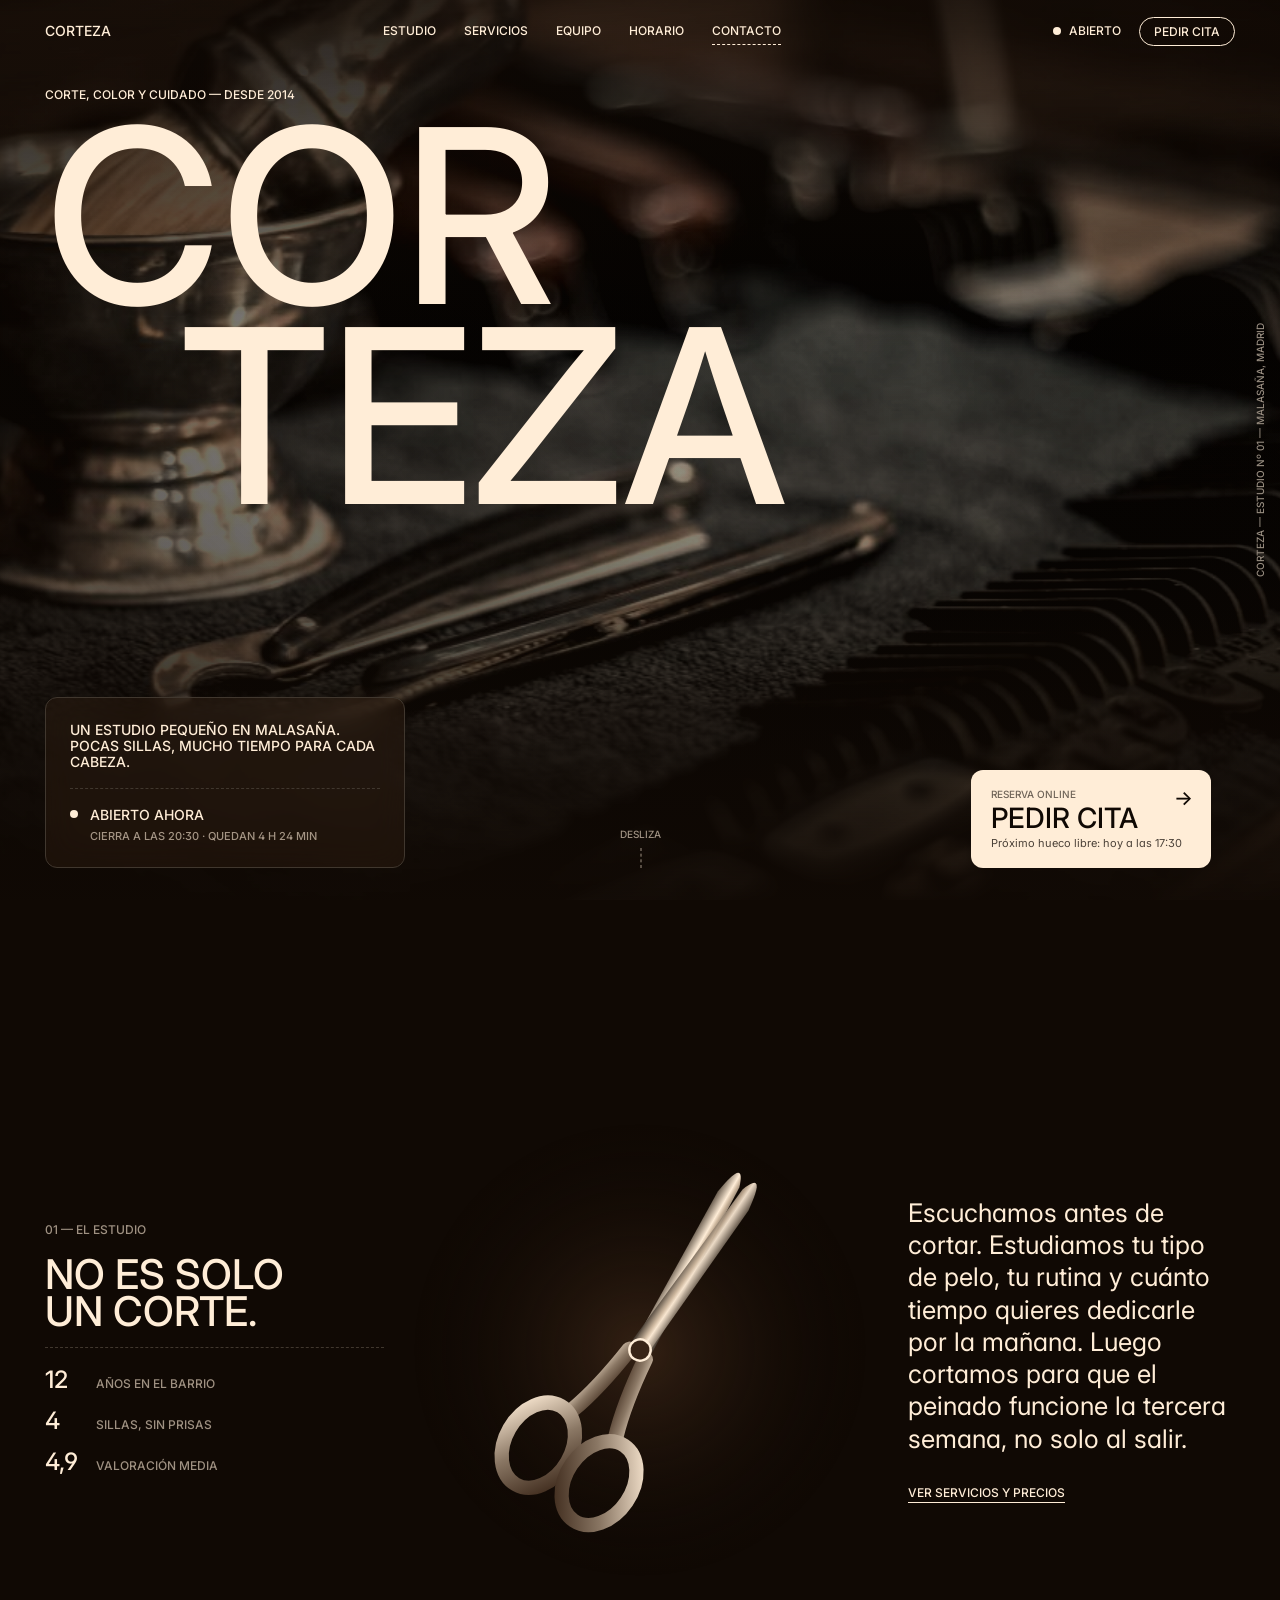
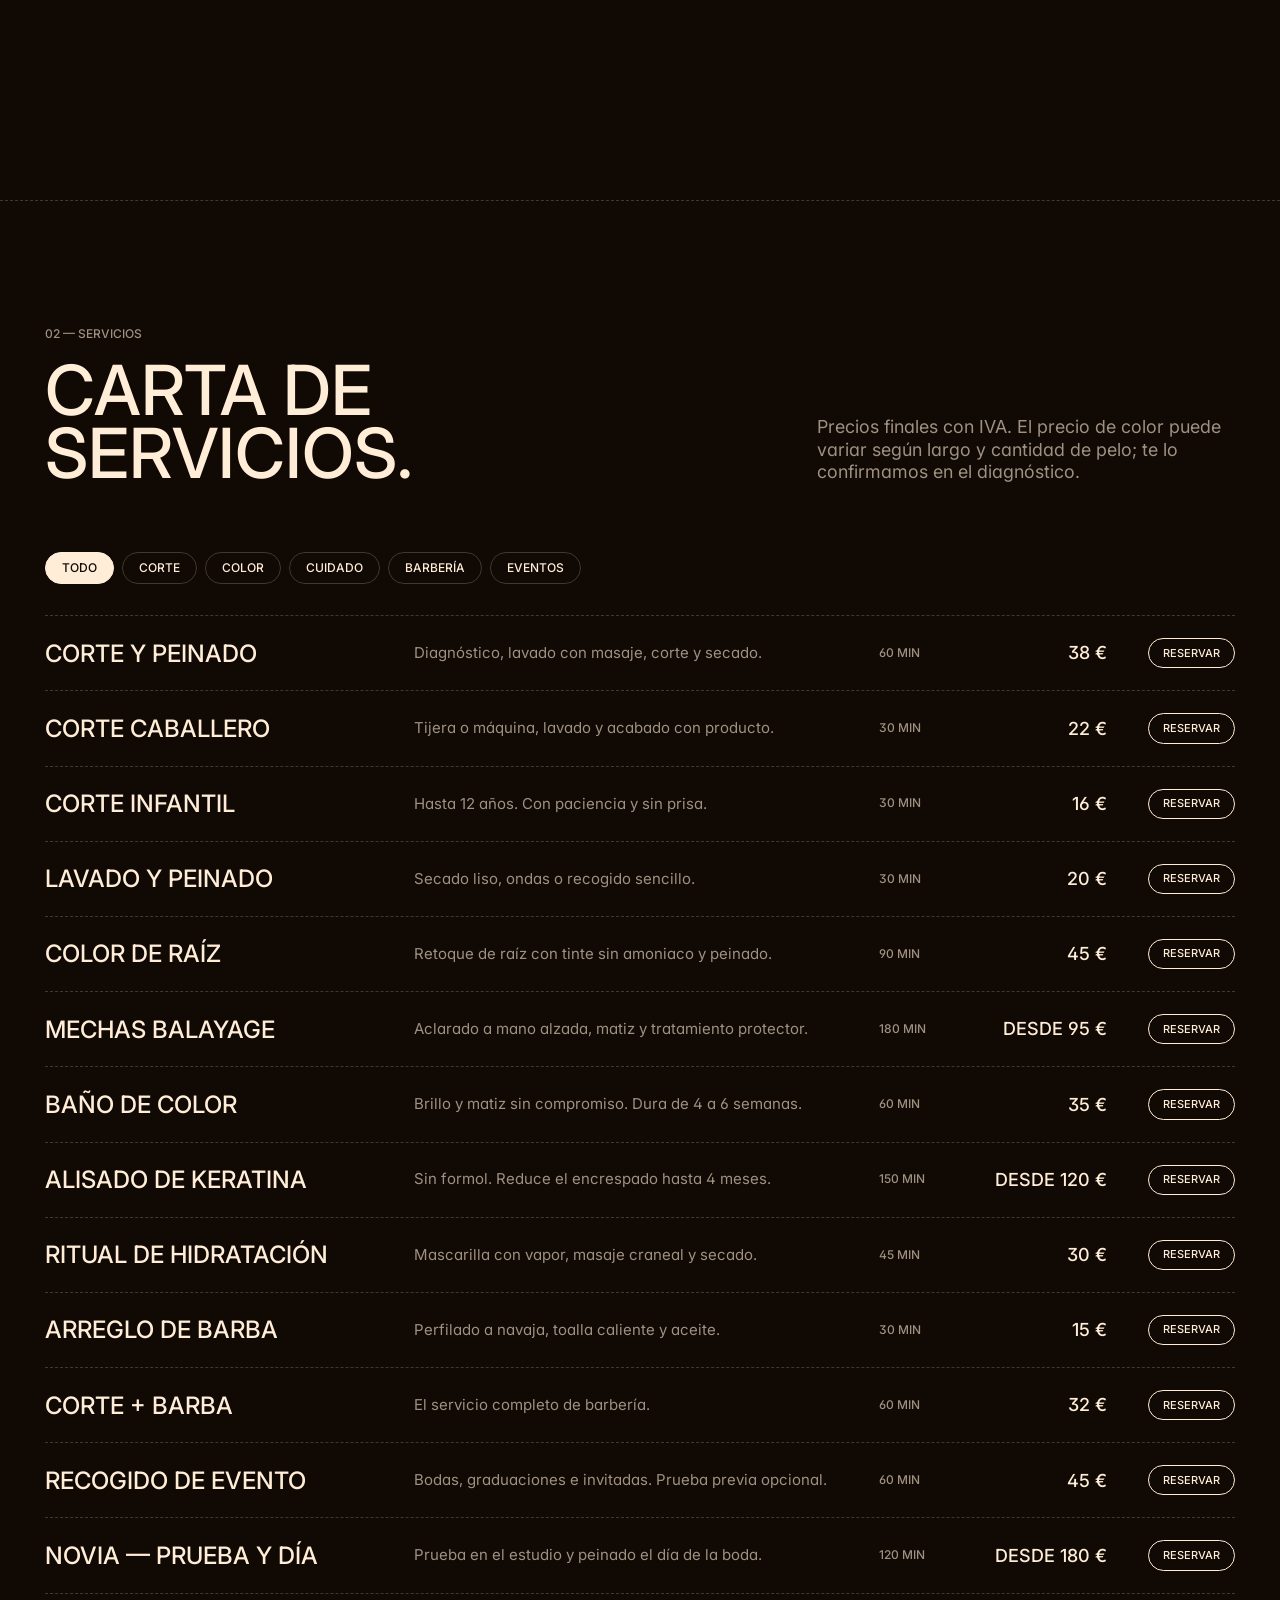
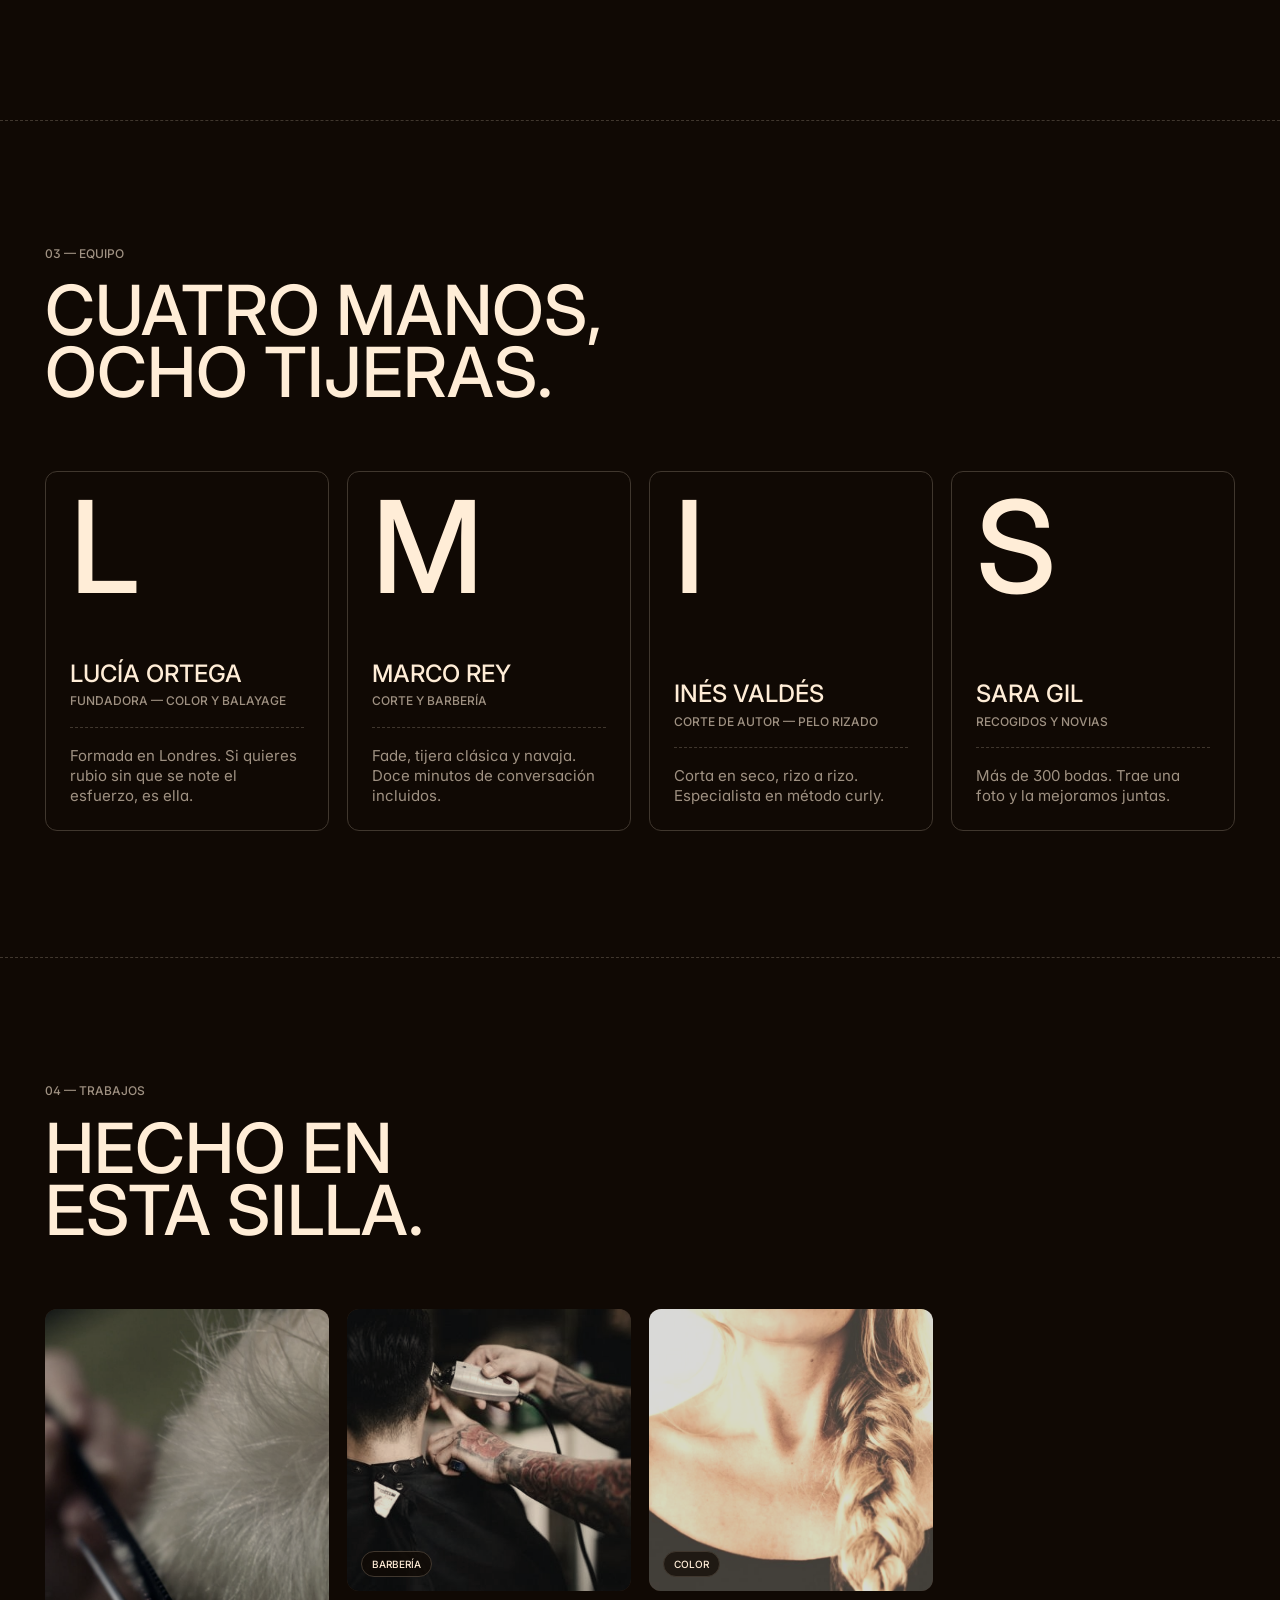
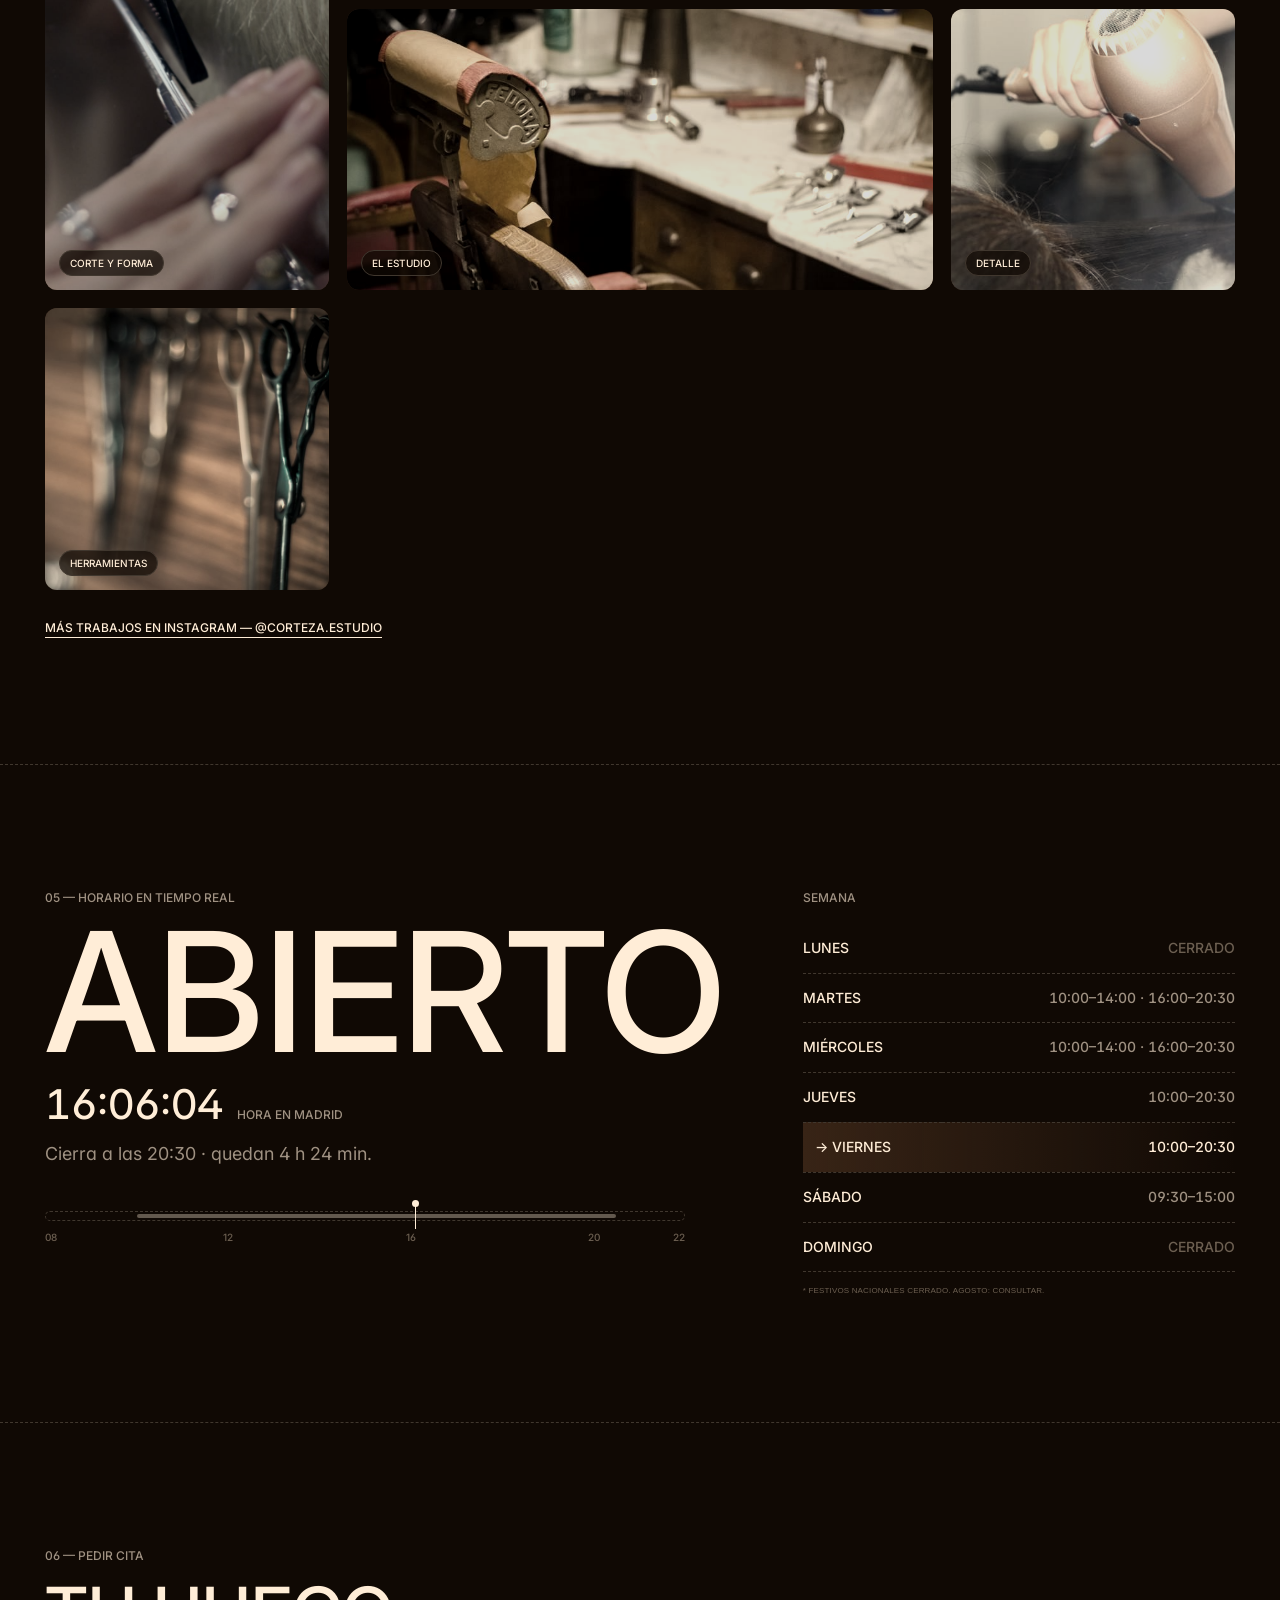
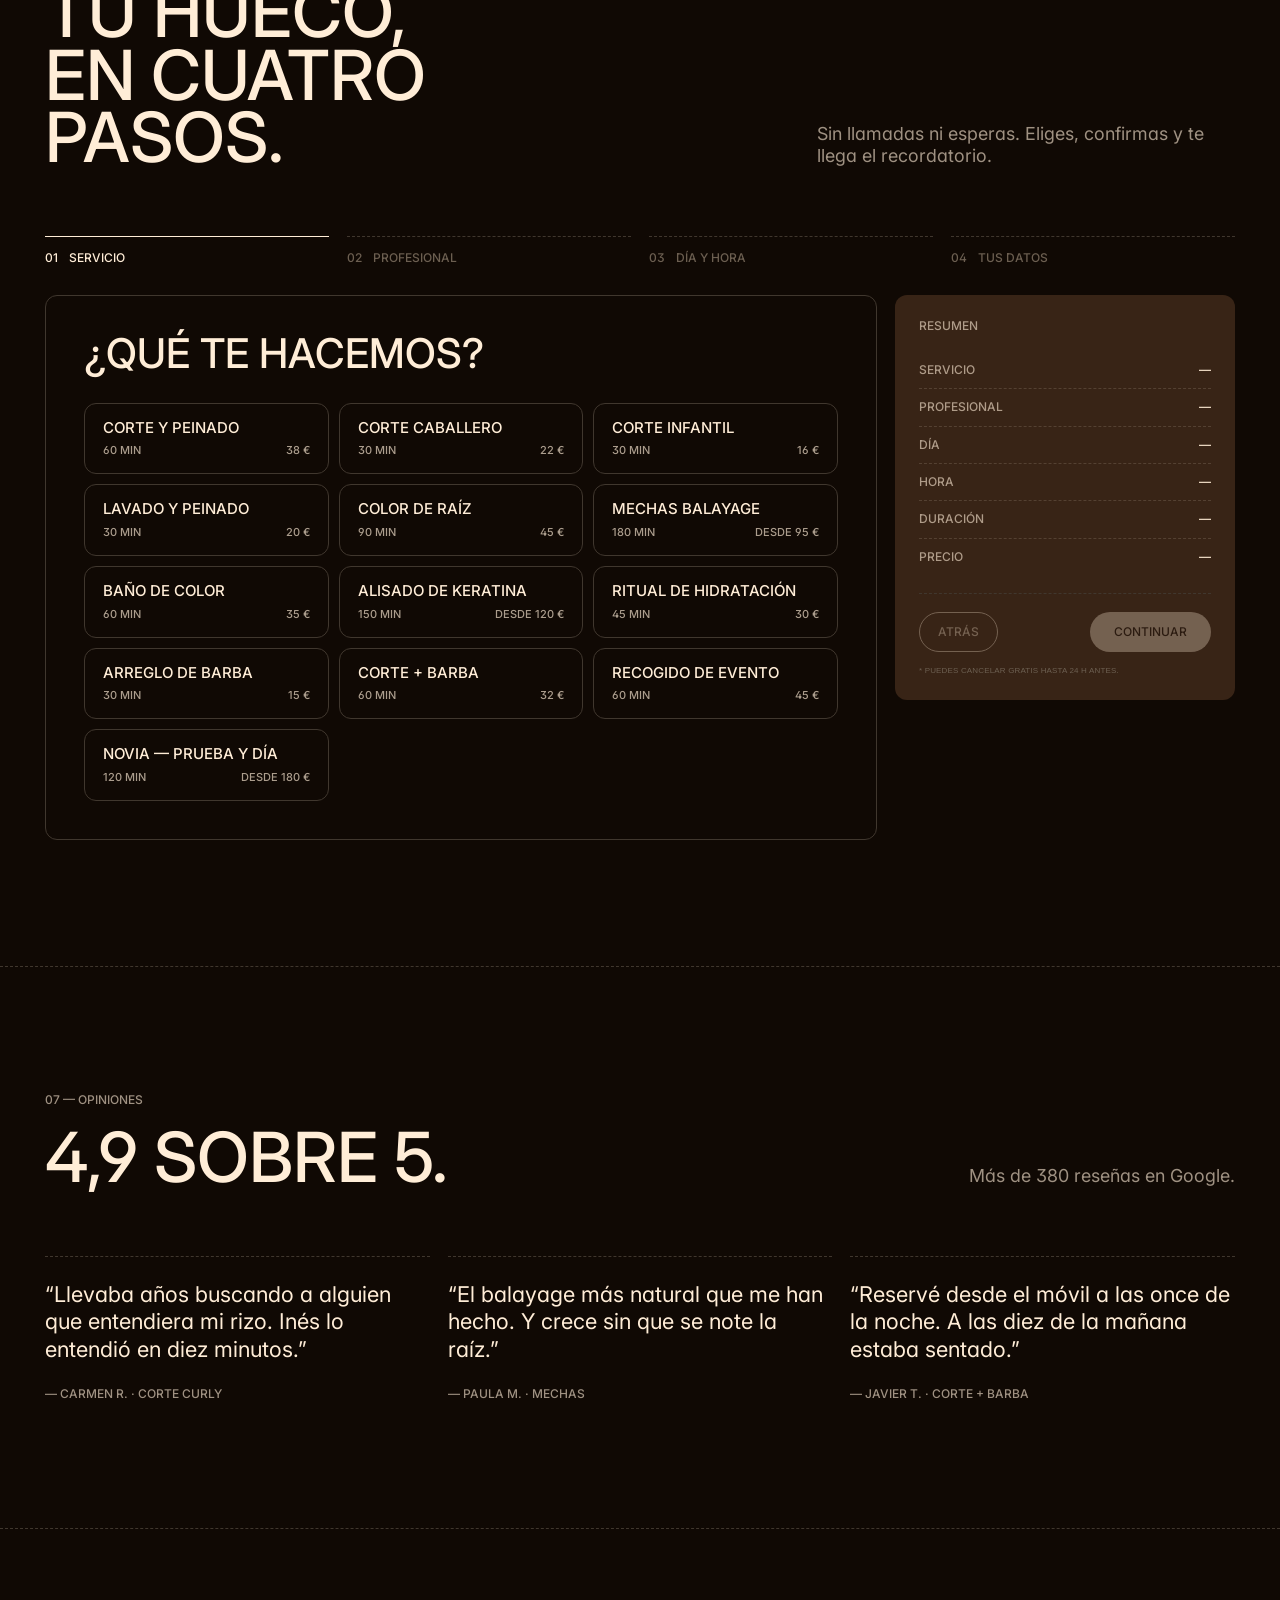
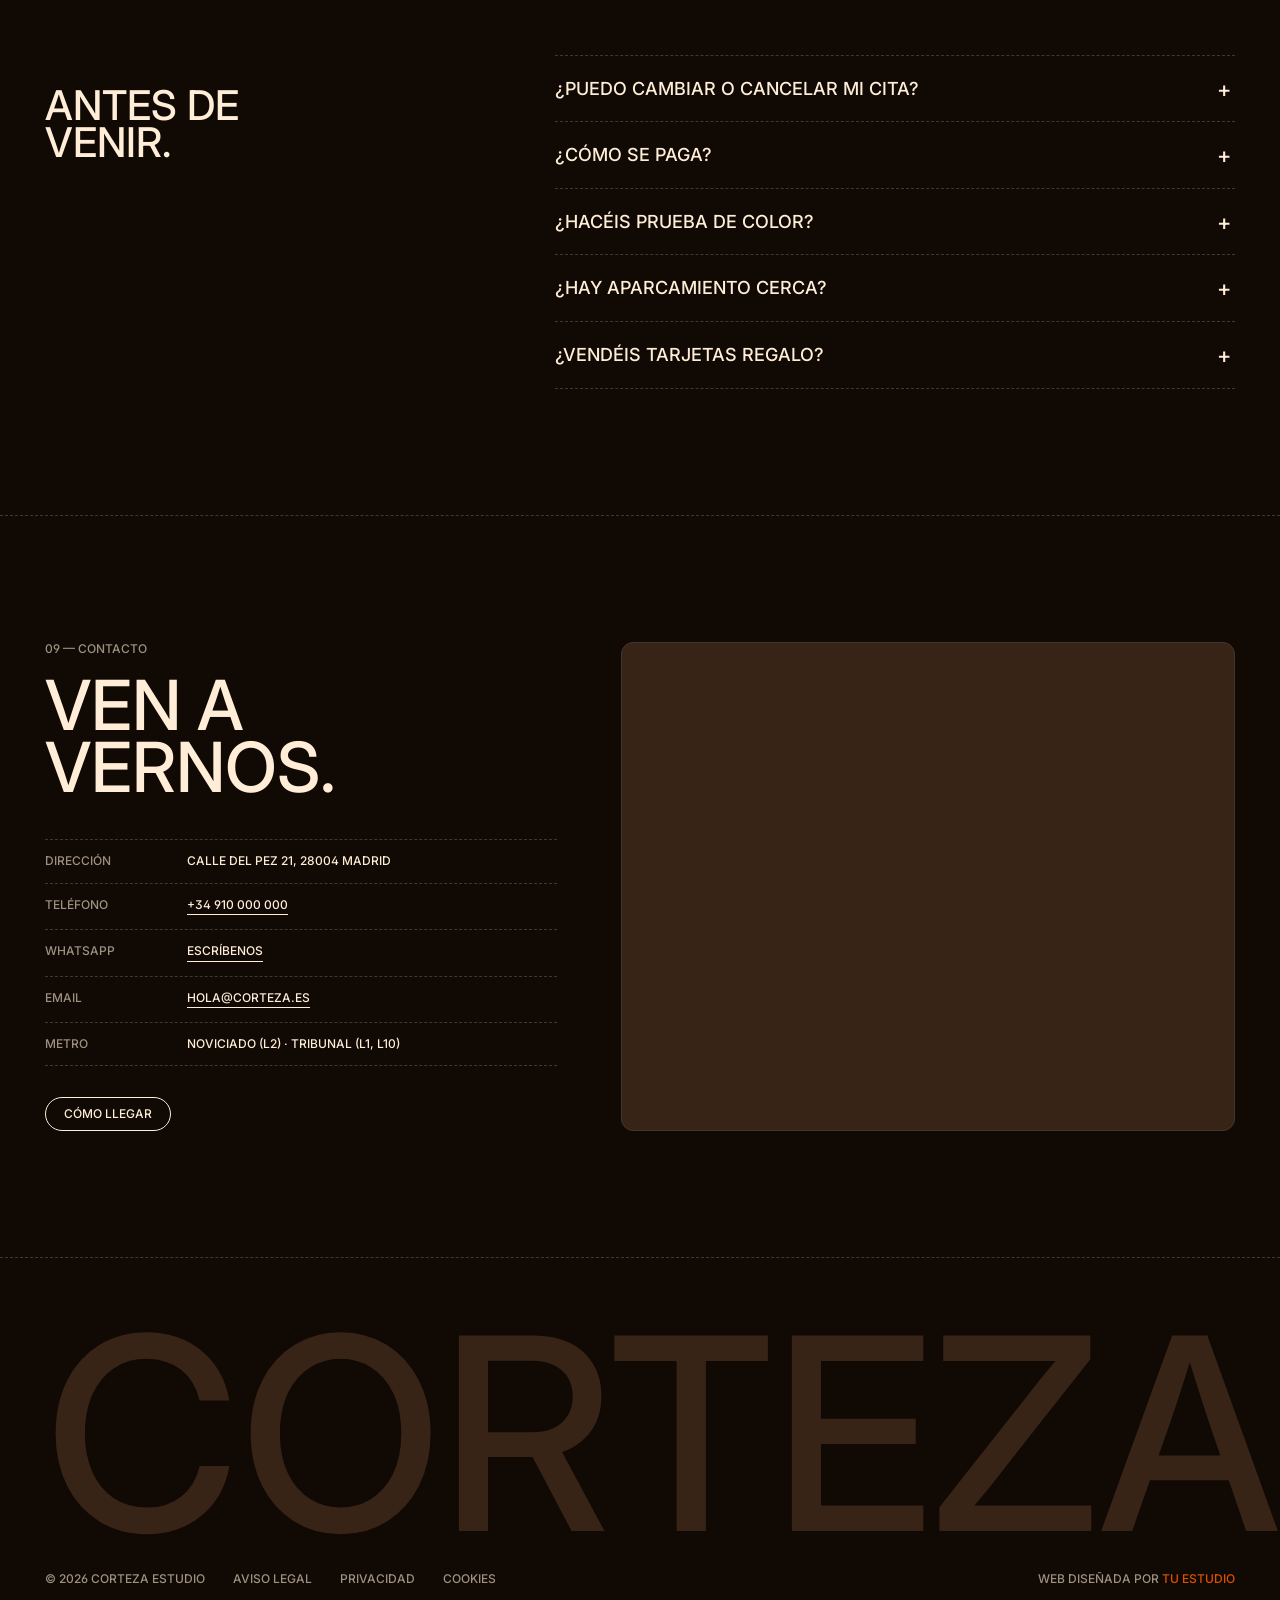
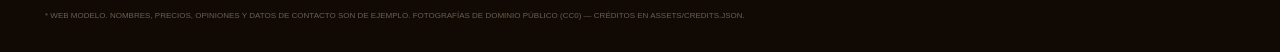
<file: Modelo Peluquería/index.html>
﻿<!doctype html>
<html lang="es" class="no-js">
<head>
  <meta charset="utf-8" />
  <meta name="viewport" content="width=device-width, initial-scale=1" />
  <title>Corteza — Estudio de peluquería en Madrid</title>
  <meta name="description" content="Corteza, estudio de peluquería en Malasaña. Corte, color y cuidado del cabello. Reserva tu cita online y consulta el horario en tiempo real." />
  <meta name="theme-color" content="#100904" />
  <meta property="og:title" content="Corteza — Estudio de peluquería" />
  <meta property="og:description" content="Corte, color y cuidado. Reserva tu cita online." />
  <meta property="og:image" content="assets/img/hero.jpg" />
  <link rel="icon" href="data:image/svg+xml,%3Csvg xmlns='http://www.w3.org/2000/svg' viewBox='0 0 64 64'%3E%3Crect width='64' height='64' rx='14' fill='%23100904'/%3E%3Ctext x='32' y='44' font-family='Arial' font-weight='700' font-size='34' text-anchor='middle' fill='%23ffedd7'%3EC%3C/text%3E%3C/svg%3E" />
  <link rel="preconnect" href="https://fonts.googleapis.com" />
  <link rel="preconnect" href="https://fonts.gstatic.com" crossorigin />
  <link rel="stylesheet" href="https://fonts.googleapis.com/css2?family=Inter:wght@400;500&display=swap" />
  <link rel="stylesheet" href="styles.css?v=20261018b" />
  <script defer src="lib/manifest.js?v=20261018b"></script>
  <script defer src="main.js?v=20261018b"></script>
</head>
<body>

  <!-- ============ NAV ============ -->
  <header class="nav" data-nav>
    <a href="#inicio" class="nav__logo">Corteza</a>
    <nav class="nav__links" aria-label="Principal">
      <a href="#estudio" data-navlink>Estudio</a>
      <a href="#servicios" data-navlink>Servicios</a>
      <a href="#equipo" data-navlink>Equipo</a>
      <a href="#horario" data-navlink>Horario</a>
      <a href="#contacto" data-navlink>Contacto</a>
    </nav>
    <div class="nav__right">
      <span class="nav__status" data-status-mini><i class="dot"></i><span>Horario</span></span>
      <a href="#cita" class="btn btn--ghost btn--sm">Pedir cita</a>
      <button class="nav__burger" type="button" aria-label="Abrir menú" aria-expanded="false" data-burger><span></span><span></span></button>
    </div>
  </header>

  <div class="menu" data-menu hidden>
    <nav aria-label="Menú móvil">
      <a href="#estudio">Estudio</a>
      <a href="#servicios">Servicios</a>
      <a href="#equipo">Equipo</a>
      <a href="#galeria">Trabajos</a>
      <a href="#horario">Horario</a>
      <a href="#cita">Pedir cita</a>
      <a href="#contacto">Contacto</a>
    </nav>
  </div>

  <aside class="side-label" aria-hidden="true">Corteza — Estudio Nº 01 — Malasaña, Madrid</aside>

  <main>

    <!-- ============ HERO ============ -->
    <section class="hero" id="inicio">
      <div class="hero__media" data-parallax>
        <img src="assets/img/hero.jpg" alt="Tijeras, peine y herramientas de peluquería sobre la mesa de trabajo" fetchpriority="high" />
      </div>
      <div class="hero__shade"></div>

      <div class="hero__lockup">
        <p class="hero__tag reveal">Corte, color y cuidado — desde 2014</p>
        <h1 class="hero__word" aria-label="Corteza">
          <span class="hero__line">Cor</span><span class="hero__line">teza</span>
        </h1>
      </div>

      <div class="hero__card reveal">
        <p class="hero__card-title">Un estudio pequeño en Malasaña. Pocas sillas, mucho tiempo para cada cabeza.</p>
        <hr class="dash" />
        <div class="hero__live" data-status-card>
          <span class="dot"></span>
          <div>
            <strong data-status-label>Consultando horario…</strong>
            <span data-status-sub>Calle del Pez 21</span>
          </div>
        </div>
      </div>

      <a href="#cita" class="hero__book reveal">
        <span class="hero__book-k">Reserva online</span>
        <span class="hero__book-t">Pedir cita</span>
        <span class="hero__book-n" data-next-slot>Elige día y hora en 1 minuto</span>
        <span class="hero__book-arrow" aria-hidden="true">→</span>
      </a>

      <a href="#estudio" class="hero__scroll" aria-label="Bajar">Desliza</a>
    </section>

    <!-- ============ REVEAL / ESTUDIO ============ -->
    <section class="void" id="estudio" data-scissors-section>
      <div class="void__grid">
        <div class="void__left">
          <p class="label reveal">01 — El estudio</p>
          <h2 class="h-heading reveal">No es solo<br />un corte.</h2>
          <hr class="dash reveal" />
          <ul class="facts reveal">
            <li><span>12</span> años en el barrio</li>
            <li><span>4</span> sillas, sin prisas</li>
            <li><span>4,9</span> valoración media</li>
          </ul>
        </div>
        <div class="void__object" aria-hidden="true">
          <svg class="scissors" viewBox="0 0 400 400" data-scissors>
            <defs>
              <linearGradient id="blade" x1="0" y1="0" x2="1" y2="0">
                <stop offset="0" stop-color="#6c5f51" />
                <stop offset=".45" stop-color="#ffedd7" />
                <stop offset=".6" stop-color="#cdb79e" />
                <stop offset="1" stop-color="#40372e" />
              </linearGradient>
              <linearGradient id="ring" x1="0" y1="0" x2="1" y2="1">
                <stop offset="0" stop-color="#ffedd7" />
                <stop offset=".5" stop-color="#8a7764" />
                <stop offset="1" stop-color="#382416" />
              </linearGradient>
              <radialGradient id="glow" cx=".5" cy=".5" r=".5">
                <stop offset="0" stop-color="#382416" stop-opacity=".9" />
                <stop offset="1" stop-color="#100904" stop-opacity="0" />
              </radialGradient>
            </defs>
            <circle cx="200" cy="200" r="190" fill="url(#glow)" />
            <g transform="rotate(32 200 200)">
              <g class="scissors__half" data-half="a">
                <path d="M193 206 L190 52 Q196 14 204 40 L210 196 Z" fill="url(#blade)" />
                <path d="M192 204 Q186 245 176 272" stroke="url(#ring)" stroke-width="13" stroke-linecap="round" fill="none" />
                <ellipse cx="166" cy="312" rx="28" ry="38" stroke="url(#ring)" stroke-width="12" fill="none" />
              </g>
              <g transform="translate(400 0) scale(-1 1)">
                <g class="scissors__half" data-half="b">
                  <path d="M193 206 L190 52 Q196 14 204 40 L210 196 Z" fill="url(#blade)" opacity=".92" />
                  <path d="M192 204 Q186 245 176 272" stroke="url(#ring)" stroke-width="13" stroke-linecap="round" fill="none" />
                  <ellipse cx="166" cy="312" rx="28" ry="38" stroke="url(#ring)" stroke-width="12" fill="none" />
                </g>
              </g>
              <circle cx="200" cy="200" r="9" fill="#382416" stroke="#ffedd7" stroke-width="2" />
            </g>
          </svg>
        </div>
        <div class="void__right">
          <p class="body reveal">Escuchamos antes de cortar. Estudiamos tu tipo de pelo, tu rutina y cuánto tiempo quieres dedicarle por la mañana. Luego cortamos para que el peinado funcione la tercera semana, no solo al salir.</p>
          <a href="#servicios" class="link reveal">Ver servicios y precios</a>
        </div>
      </div>
    </section>

    <!-- ============ SERVICIOS ============ -->
    <section class="section" id="servicios">
      <div class="section__head">
        <p class="label reveal">02 — Servicios</p>
        <h2 class="h-display reveal">Carta de<br />servicios.</h2>
        <p class="body body--sm reveal">Precios finales con IVA. El precio de color puede variar según largo y cantidad de pelo; te lo confirmamos en el diagnóstico.</p>
      </div>

      <div class="tabs reveal" role="tablist" data-tabs>
        <button class="pill is-active" role="tab" aria-selected="true" data-tab="all">Todo</button>
        <button class="pill" role="tab" aria-selected="false" data-tab="corte">Corte</button>
        <button class="pill" role="tab" aria-selected="false" data-tab="color">Color</button>
        <button class="pill" role="tab" aria-selected="false" data-tab="cuidado">Cuidado</button>
        <button class="pill" role="tab" aria-selected="false" data-tab="barberia">Barbería</button>
        <button class="pill" role="tab" aria-selected="false" data-tab="eventos">Eventos</button>
      </div>

      <ul class="services" data-services>
        <li class="svc" data-cat="corte" data-service="corte-mujer" data-name="Corte y peinado" data-duration="60" data-price="38">
          <span class="svc__name">Corte y peinado</span>
          <span class="svc__desc">Diagnóstico, lavado con masaje, corte y secado.</span>
          <span class="svc__time">60 min</span><span class="svc__price">38 €</span>
          <button class="svc__book" type="button" data-book="corte-mujer">Reservar</button>
        </li>
        <li class="svc" data-cat="corte" data-service="corte-hombre" data-name="Corte caballero" data-duration="30" data-price="22">
          <span class="svc__name">Corte caballero</span>
          <span class="svc__desc">Tijera o máquina, lavado y acabado con producto.</span>
          <span class="svc__time">30 min</span><span class="svc__price">22 €</span>
          <button class="svc__book" type="button" data-book="corte-hombre">Reservar</button>
        </li>
        <li class="svc" data-cat="corte" data-service="corte-infantil" data-name="Corte infantil" data-duration="30" data-price="16">
          <span class="svc__name">Corte infantil</span>
          <span class="svc__desc">Hasta 12 años. Con paciencia y sin prisa.</span>
          <span class="svc__time">30 min</span><span class="svc__price">16 €</span>
          <button class="svc__book" type="button" data-book="corte-infantil">Reservar</button>
        </li>
        <li class="svc" data-cat="corte" data-service="peinado" data-name="Lavado y peinado" data-duration="30" data-price="20">
          <span class="svc__name">Lavado y peinado</span>
          <span class="svc__desc">Secado liso, ondas o recogido sencillo.</span>
          <span class="svc__time">30 min</span><span class="svc__price">20 €</span>
          <button class="svc__book" type="button" data-book="peinado">Reservar</button>
        </li>
        <li class="svc" data-cat="color" data-service="color-raiz" data-name="Color de raíz" data-duration="90" data-price="45">
          <span class="svc__name">Color de raíz</span>
          <span class="svc__desc">Retoque de raíz con tinte sin amoniaco y peinado.</span>
          <span class="svc__time">90 min</span><span class="svc__price">45 €</span>
          <button class="svc__book" type="button" data-book="color-raiz">Reservar</button>
        </li>
        <li class="svc" data-cat="color" data-service="mechas" data-name="Mechas balayage" data-duration="180" data-price="95">
          <span class="svc__name">Mechas balayage</span>
          <span class="svc__desc">Aclarado a mano alzada, matiz y tratamiento protector.</span>
          <span class="svc__time">180 min</span><span class="svc__price">desde 95 €</span>
          <button class="svc__book" type="button" data-book="mechas">Reservar</button>
        </li>
        <li class="svc" data-cat="color" data-service="matiz" data-name="Baño de color" data-duration="60" data-price="35">
          <span class="svc__name">Baño de color</span>
          <span class="svc__desc">Brillo y matiz sin compromiso. Dura de 4 a 6 semanas.</span>
          <span class="svc__time">60 min</span><span class="svc__price">35 €</span>
          <button class="svc__book" type="button" data-book="matiz">Reservar</button>
        </li>
        <li class="svc" data-cat="cuidado" data-service="keratina" data-name="Alisado de keratina" data-duration="150" data-price="120">
          <span class="svc__name">Alisado de keratina</span>
          <span class="svc__desc">Sin formol. Reduce el encrespado hasta 4 meses.</span>
          <span class="svc__time">150 min</span><span class="svc__price">desde 120 €</span>
          <button class="svc__book" type="button" data-book="keratina">Reservar</button>
        </li>
        <li class="svc" data-cat="cuidado" data-service="ritual" data-name="Ritual de hidratación" data-duration="45" data-price="30">
          <span class="svc__name">Ritual de hidratación</span>
          <span class="svc__desc">Mascarilla con vapor, masaje craneal y secado.</span>
          <span class="svc__time">45 min</span><span class="svc__price">30 €</span>
          <button class="svc__book" type="button" data-book="ritual">Reservar</button>
        </li>
        <li class="svc" data-cat="barberia" data-service="barba" data-name="Arreglo de barba" data-duration="30" data-price="15">
          <span class="svc__name">Arreglo de barba</span>
          <span class="svc__desc">Perfilado a navaja, toalla caliente y aceite.</span>
          <span class="svc__time">30 min</span><span class="svc__price">15 €</span>
          <button class="svc__book" type="button" data-book="barba">Reservar</button>
        </li>
        <li class="svc" data-cat="barberia" data-service="corte-barba" data-name="Corte + barba" data-duration="60" data-price="32">
          <span class="svc__name">Corte + barba</span>
          <span class="svc__desc">El servicio completo de barbería.</span>
          <span class="svc__time">60 min</span><span class="svc__price">32 €</span>
          <button class="svc__book" type="button" data-book="corte-barba">Reservar</button>
        </li>
        <li class="svc" data-cat="eventos" data-service="recogido" data-name="Recogido de evento" data-duration="60" data-price="45">
          <span class="svc__name">Recogido de evento</span>
          <span class="svc__desc">Bodas, graduaciones e invitadas. Prueba previa opcional.</span>
          <span class="svc__time">60 min</span><span class="svc__price">45 €</span>
          <button class="svc__book" type="button" data-book="recogido">Reservar</button>
        </li>
        <li class="svc" data-cat="eventos" data-service="novia" data-name="Novia — prueba y día" data-duration="120" data-price="180">
          <span class="svc__name">Novia — prueba y día</span>
          <span class="svc__desc">Prueba en el estudio y peinado el día de la boda.</span>
          <span class="svc__time">120 min</span><span class="svc__price">desde 180 €</span>
          <button class="svc__book" type="button" data-book="novia">Reservar</button>
        </li>
      </ul>
    </section>

    <!-- ============ EQUIPO ============ -->
    <section class="section" id="equipo">
      <div class="section__head">
        <p class="label reveal">03 — Equipo</p>
        <h2 class="h-display reveal">Cuatro manos,<br />ocho tijeras.</h2>
      </div>
      <div class="team">
        <article class="member reveal" data-stylist="lucia" data-name="Lucía">
          <div class="member__mono">L</div>
          <h3 class="member__name">Lucía Ortega</h3>
          <p class="member__role">Fundadora — Color y balayage</p>
          <hr class="dash" />
          <p class="member__bio">Formada en Londres. Si quieres rubio sin que se note el esfuerzo, es ella.</p>
        </article>
        <article class="member reveal" data-stylist="marco" data-name="Marco">
          <div class="member__mono">M</div>
          <h3 class="member__name">Marco Rey</h3>
          <p class="member__role">Corte y barbería</p>
          <hr class="dash" />
          <p class="member__bio">Fade, tijera clásica y navaja. Doce minutos de conversación incluidos.</p>
        </article>
        <article class="member reveal" data-stylist="ines" data-name="Inés">
          <div class="member__mono">I</div>
          <h3 class="member__name">Inés Valdés</h3>
          <p class="member__role">Corte de autor — Pelo rizado</p>
          <hr class="dash" />
          <p class="member__bio">Corta en seco, rizo a rizo. Especialista en método curly.</p>
        </article>
        <article class="member reveal" data-stylist="sara" data-name="Sara">
          <div class="member__mono">S</div>
          <h3 class="member__name">Sara Gil</h3>
          <p class="member__role">Recogidos y novias</p>
          <hr class="dash" />
          <p class="member__bio">Más de 300 bodas. Trae una foto y la mejoramos juntas.</p>
        </article>
      </div>
    </section>

    <!-- ============ GALERÍA ============ -->
    <section class="section section--flush" id="galeria">
      <div class="section__head">
        <p class="label reveal">04 — Trabajos</p>
        <h2 class="h-display reveal">Hecho en<br />esta silla.</h2>
      </div>
      <div class="gallery">
        <figure class="g g--tall reveal"><img src="assets/img/gal-1.jpg" alt="Trabajo de peluquería" loading="lazy" /><figcaption>Corte y forma</figcaption></figure>
        <figure class="g reveal"><img src="assets/img/gal-2.jpg" alt="Trabajo de peluquería" loading="lazy" /><figcaption>Barbería</figcaption></figure>
        <figure class="g reveal"><img src="assets/img/gal-3.jpg" alt="Trabajo de peluquería" loading="lazy" /><figcaption>Color</figcaption></figure>
        <figure class="g g--wide reveal"><img src="assets/img/gal-4.jpg" alt="Interior del estudio" loading="lazy" /><figcaption>El estudio</figcaption></figure>
        <figure class="g reveal"><img src="assets/img/gal-5.jpg" alt="Trabajo de peluquería" loading="lazy" /><figcaption>Detalle</figcaption></figure>
        <figure class="g reveal"><img src="assets/img/gal-6.jpg" alt="Herramientas de peluquería" loading="lazy" /><figcaption>Herramientas</figcaption></figure>
      </div>
      <div class="gallery__foot">
        <a href="#" class="link">Más trabajos en Instagram — @corteza.estudio</a>
      </div>
    </section>

    <!-- ============ HORARIO EN TIEMPO REAL ============ -->
    <section class="section" id="horario">
      <div class="live">
        <div class="live__now">
          <p class="label reveal">05 — Horario en tiempo real</p>
          <p class="live__state" data-live-state>Abierto</p>
          <p class="live__clock"><span data-live-clock>--:--</span> <span class="live__tz">Hora en Madrid</span></p>
          <p class="body body--sm" data-live-sub>Cargando horario…</p>
          <div class="dayline" aria-hidden="true">
            <div class="dayline__track" data-dayline></div>
            <div class="dayline__now" data-dayline-now></div>
            <div class="dayline__ticks"><span>08</span><span>12</span><span>16</span><span>20</span><span>22</span></div>
          </div>
        </div>
        <div class="live__week">
          <table class="week">
            <caption class="label">Semana</caption>
            <tbody data-week>
              <tr data-day="1"><th>Lunes</th><td>Cerrado</td></tr>
              <tr data-day="2"><th>Martes</th><td>10:00–14:00 · 16:00–20:30</td></tr>
              <tr data-day="3"><th>Miércoles</th><td>10:00–14:00 · 16:00–20:30</td></tr>
              <tr data-day="4"><th>Jueves</th><td>10:00–20:30</td></tr>
              <tr data-day="5"><th>Viernes</th><td>10:00–20:30</td></tr>
              <tr data-day="6"><th>Sábado</th><td>09:30–15:00</td></tr>
              <tr data-day="0"><th>Domingo</th><td>Cerrado</td></tr>
            </tbody>
          </table>
          <p class="micro">* Festivos nacionales cerrado. Agosto: consultar.</p>
        </div>
      </div>
    </section>

    <!-- ============ CITA ============ -->
    <section class="section" id="cita">
      <div class="section__head">
        <p class="label reveal">06 — Pedir cita</p>
        <h2 class="h-display reveal">Tu hueco,<br />en cuatro pasos.</h2>
        <p class="body body--sm reveal">Sin llamadas ni esperas. Eliges, confirmas y te llega el recordatorio.</p>
      </div>

      <div class="booking" data-booking>
        <ol class="steps" data-steps>
          <li class="is-active" data-step-ind="1"><span>01</span> Servicio</li>
          <li data-step-ind="2"><span>02</span> Profesional</li>
          <li data-step-ind="3"><span>03</span> Día y hora</li>
          <li data-step-ind="4"><span>04</span> Tus datos</li>
        </ol>

        <div class="booking__body">
          <!-- Paso 1 -->
          <div class="step is-active" data-step="1">
            <p class="step__q">¿Qué te hacemos?</p>
            <div class="choices" data-choices-services>
              <noscript><p class="body body--sm">Activa JavaScript para reservar online o llámanos al +34 910 000 000.</p></noscript>
            </div>
          </div>

          <!-- Paso 2 -->
          <div class="step" data-step="2">
            <p class="step__q">¿Con quién?</p>
            <div class="choices choices--team" data-choices-team></div>
          </div>

          <!-- Paso 3 -->
          <div class="step" data-step="3">
            <p class="step__q">¿Cuándo te viene bien?</p>
            <div class="days" data-days></div>
            <div class="slots-wrap">
              <p class="slots__legend"><span class="lg lg--free"></span> Libre <span class="lg lg--busy"></span> Ocupado</p>
              <div class="slots" data-slots></div>
            </div>
          </div>

          <!-- Paso 4 -->
          <div class="step" data-step="4">
            <p class="step__q">Últimos datos.</p>
            <!-- Netlify Forms: Netlify detecta este formulario al publicar y guarda cada cita en Forms → "cita" -->
            <form class="form" name="cita" method="POST" data-netlify="true" netlify-honeypot="bot-field" data-form novalidate>
              <input type="hidden" name="form-name" value="cita" />
              <input type="hidden" name="servicio" />
              <input type="hidden" name="profesional" />
              <input type="hidden" name="fecha" />
              <input type="hidden" name="hora" />
              <input type="hidden" name="duracion" />
              <input type="hidden" name="precio" />
              <p hidden><label>No rellenar: <input name="bot-field" /></label></p>
              <label class="field"><span>Nombre</span><input name="name" type="text" autocomplete="name" required /></label>
              <label class="field"><span>Teléfono</span><input name="phone" type="tel" autocomplete="tel" inputmode="tel" pattern="[0-9 +]{9,15}" required /></label>
              <label class="field"><span>Email (opcional)</span><input name="email" type="email" autocomplete="email" /></label>
              <label class="field field--full"><span>Algo que debamos saber</span><input name="notes" type="text" placeholder="Alergias, referencia, largo actual…" /></label>
              <label class="check field--full"><input type="checkbox" name="privacy" value="Aceptada" required /> <span>Acepto la política de privacidad y que me contactéis para recordar la cita.</span></label>
            </form>
          </div>

          <!-- Confirmación -->
          <div class="step" data-step="5">
            <p class="label">Cita reservada</p>
            <p class="confirm__title">Te esperamos.</p>
            <dl class="summary" data-confirm></dl>
            <p class="send-status" data-send-status></p>
            <div class="confirm__actions">
              <a class="btn btn--filled" data-wa target="_blank" rel="noopener">Confirmar por WhatsApp</a>
              <button class="btn btn--ghost" type="button" data-ics>Añadir al calendario</button>
              <button class="btn btn--ghost" type="button" data-restart>Otra cita</button>
            </div>
          </div>
        </div>

        <aside class="booking__side">
          <p class="label">Resumen</p>
          <dl class="summary" data-summary>
            <div><dt>Servicio</dt><dd data-sum="service">—</dd></div>
            <div><dt>Profesional</dt><dd data-sum="stylist">—</dd></div>
            <div><dt>Día</dt><dd data-sum="date">—</dd></div>
            <div><dt>Hora</dt><dd data-sum="time">—</dd></div>
            <div><dt>Duración</dt><dd data-sum="duration">—</dd></div>
            <div><dt>Precio</dt><dd data-sum="price">—</dd></div>
          </dl>
          <hr class="dash" />
          <div class="booking__nav">
            <button class="btn btn--ghost" type="button" data-prev disabled>Atrás</button>
            <button class="btn btn--filled" type="button" data-next disabled>Continuar</button>
          </div>
          <p class="micro">* Puedes cancelar gratis hasta 24 h antes.</p>
        </aside>
      </div>

      <div class="mine" data-mine hidden>
        <p class="label">Tus próximas citas</p>
        <ul data-mine-list></ul>
      </div>
    </section>

    <!-- ============ OPINIONES ============ -->
    <section class="section" id="opiniones">
      <div class="section__head">
        <p class="label reveal">07 — Opiniones</p>
        <h2 class="h-display reveal">4,9 sobre 5.</h2>
        <p class="body body--sm reveal">Más de 380 reseñas en Google.</p>
      </div>
      <div class="quotes">
        <blockquote class="quote reveal">
          <p>“Llevaba años buscando a alguien que entendiera mi rizo. Inés lo entendió en diez minutos.”</p>
          <footer>— Carmen R. · Corte curly</footer>
        </blockquote>
        <blockquote class="quote reveal">
          <p>“El balayage más natural que me han hecho. Y crece sin que se note la raíz.”</p>
          <footer>— Paula M. · Mechas</footer>
        </blockquote>
        <blockquote class="quote reveal">
          <p>“Reservé desde el móvil a las once de la noche. A las diez de la mañana estaba sentado.”</p>
          <footer>— Javier T. · Corte + barba</footer>
        </blockquote>
      </div>
    </section>

    <!-- ============ FAQ ============ -->
    <section class="section" id="faq">
      <div class="faq">
        <div>
          <p class="label reveal">08 — Preguntas</p>
          <h2 class="h-heading reveal">Antes de<br />venir.</h2>
        </div>
        <div class="faq__list">
          <details class="reveal"><summary>¿Puedo cambiar o cancelar mi cita?</summary><p>Sí, gratis hasta 24 horas antes. Escríbenos por WhatsApp o llámanos.</p></details>
          <details class="reveal"><summary>¿Cómo se paga?</summary><p>Efectivo, tarjeta y Bizum. No pedimos señal salvo en servicios de novia.</p></details>
          <details class="reveal"><summary>¿Hacéis prueba de color?</summary><p>Sí. Para cambios grandes hacemos una prueba de mechón y un diagnóstico sin coste.</p></details>
          <details class="reveal"><summary>¿Hay aparcamiento cerca?</summary><p>Parking público en Plaza de las Comendadoras, a tres minutos. Metro Noviciado.</p></details>
          <details class="reveal"><summary>¿Vendéis tarjetas regalo?</summary><p>Sí, de cualquier importe o servicio. Pídela en el estudio o por WhatsApp.</p></details>
        </div>
      </div>
    </section>

    <!-- ============ CONTACTO ============ -->
    <section class="section" id="contacto">
      <div class="contact">
        <div class="contact__info">
          <p class="label reveal">09 — Contacto</p>
          <h2 class="h-display reveal">Ven a<br />vernos.</h2>
          <dl class="contact__list reveal">
            <div><dt>Dirección</dt><dd data-addr>Calle del Pez 21, 28004 Madrid</dd></div>
            <div><dt>Teléfono</dt><dd><a href="tel:+34910000000" class="link" data-phone>+34 910 000 000</a></dd></div>
            <div><dt>WhatsApp</dt><dd><a href="https://wa.me/34600000000" class="link" target="_blank" rel="noopener" data-wa-link>Escríbenos</a></dd></div>
            <div><dt>Email</dt><dd><a href="mailto:hola@corteza.es" class="link" data-mail>hola@corteza.es</a></dd></div>
            <div><dt>Metro</dt><dd>Noviciado (L2) · Tribunal (L1, L10)</dd></div>
          </dl>
          <a href="https://www.google.com/maps/search/?api=1&query=Calle+del+Pez+21+Madrid" class="btn btn--ghost reveal" target="_blank" rel="noopener">Cómo llegar</a>
        </div>
        <div class="contact__map reveal">
          <iframe title="Mapa de ubicación" loading="lazy" src="https://www.openstreetmap.org/export/embed.html?bbox=-3.7095%2C40.4225%2C-3.6995%2C40.4285&amp;layer=mapnik&amp;marker=40.42555%2C-3.70500"></iframe>
        </div>
      </div>
    </section>
  </main>

  <!-- ============ FOOTER ============ -->
  <footer class="footer">
    <p class="footer__word">Corteza</p>
    <div class="footer__row">
      <span>© 2026 Corteza Estudio</span>
      <a href="#">Aviso legal</a>
      <a href="#">Privacidad</a>
      <a href="#">Cookies</a>
      <span class="footer__credit">Web diseñada por <a href="#" class="ember">Tu estudio</a></span>
    </div>
    <p class="legal">* Web modelo. Nombres, precios, opiniones y datos de contacto son de ejemplo. Fotografías de dominio público (CC0) — créditos en assets/credits.json.</p>
  </footer>

  <a href="#cita" class="fab" data-fab>Pedir cita</a>

</body>
</html>
</file>
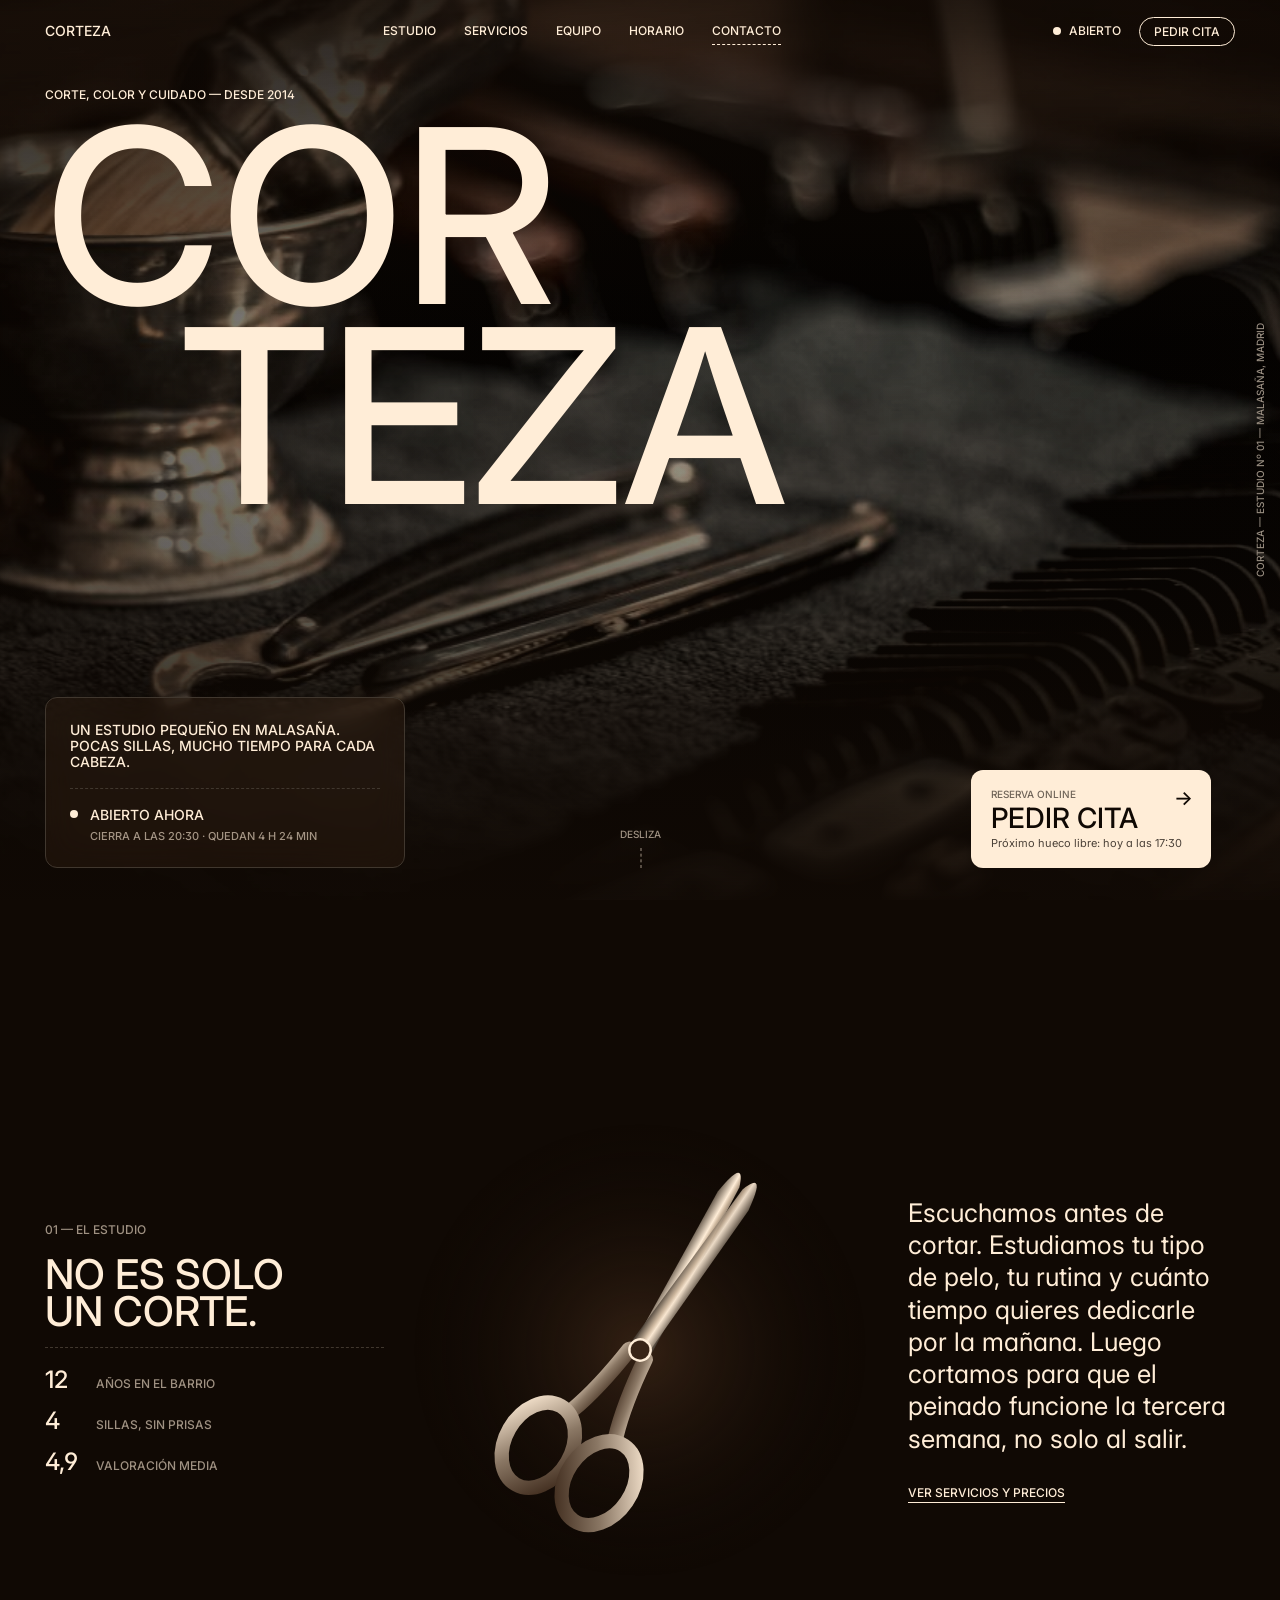
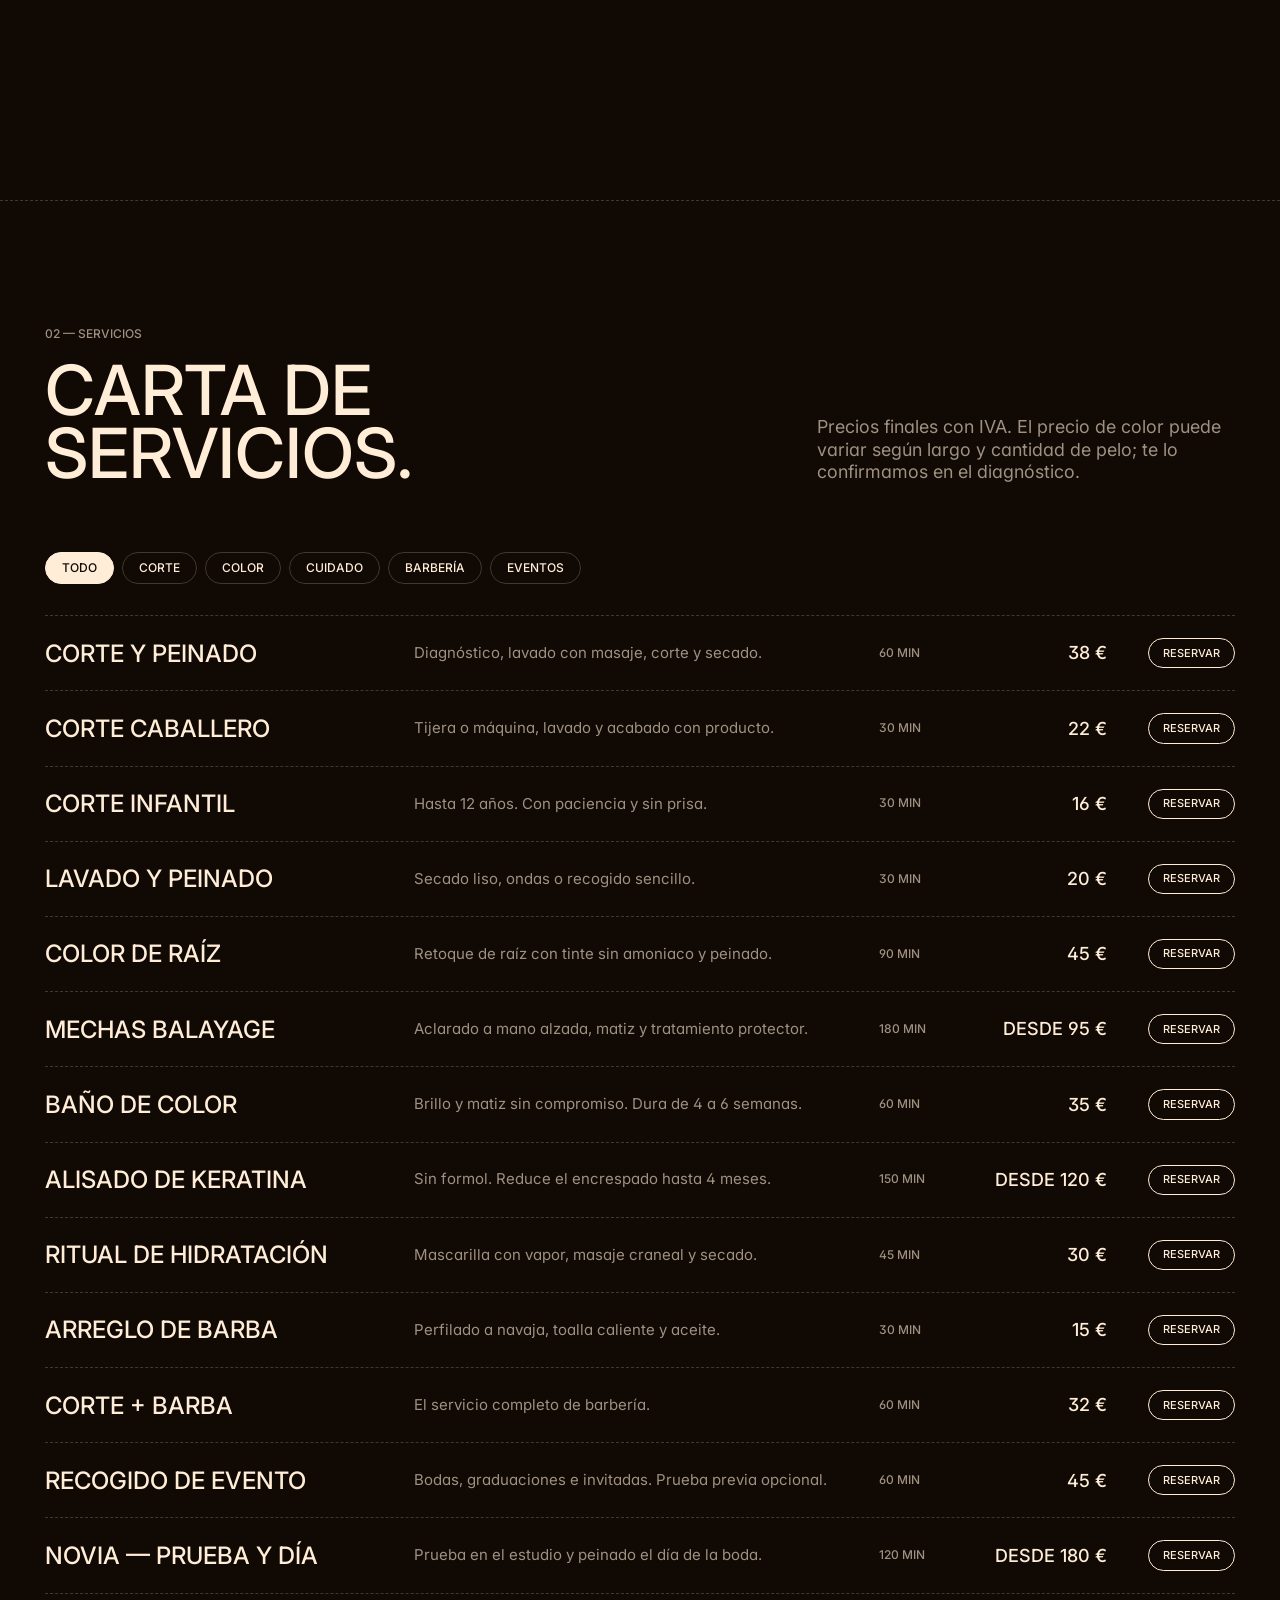
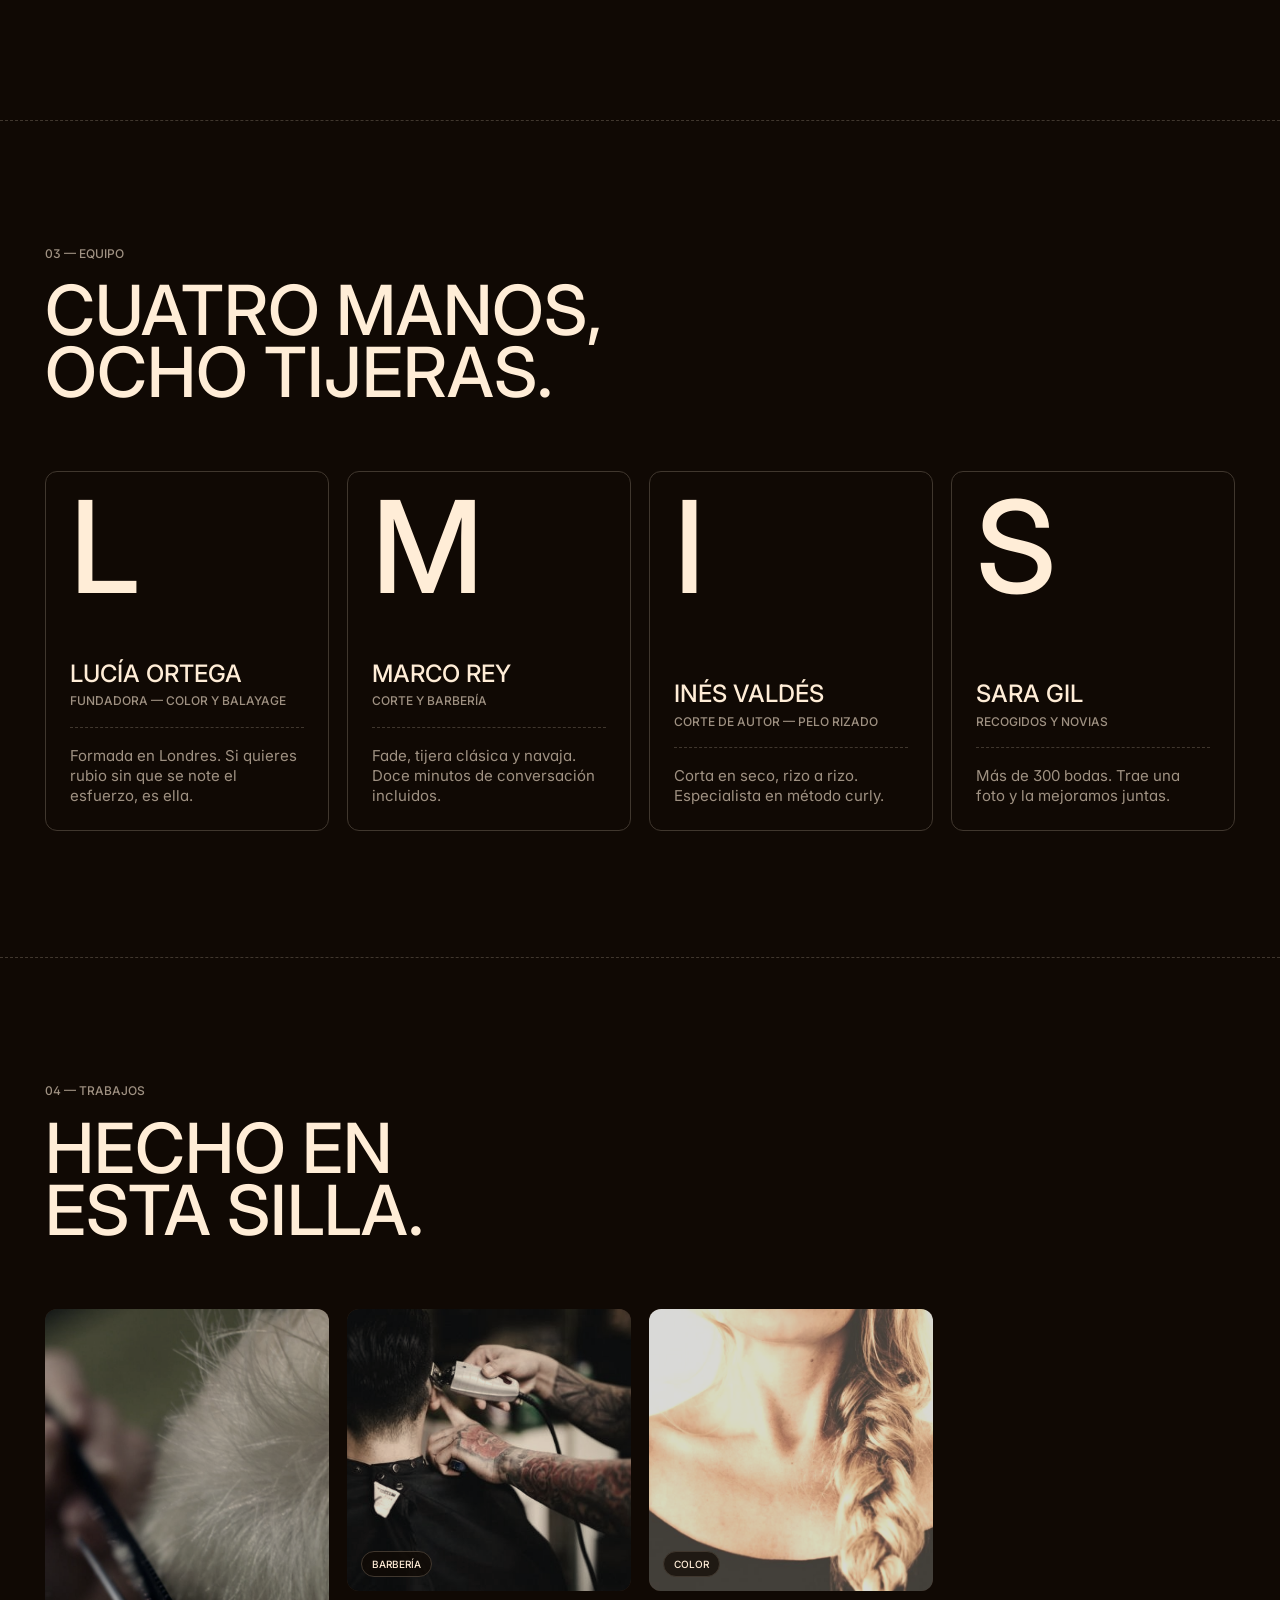
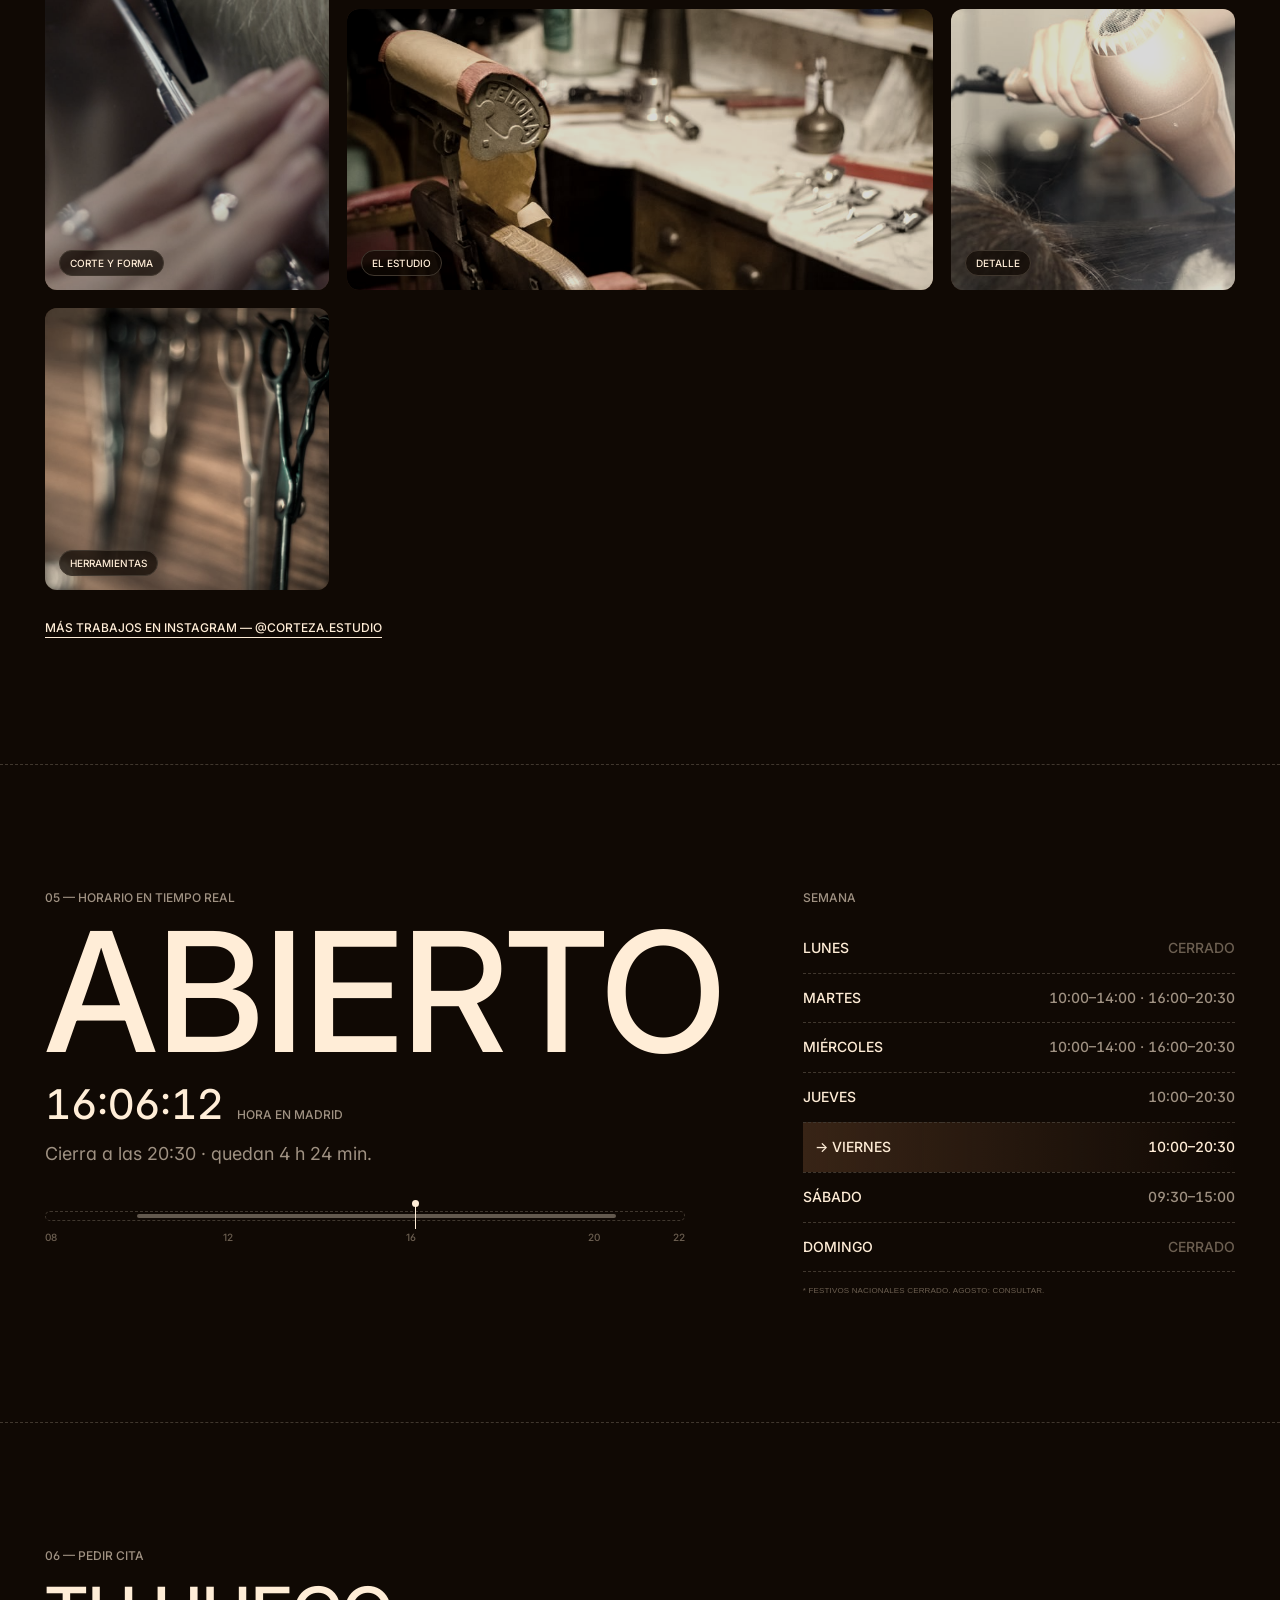
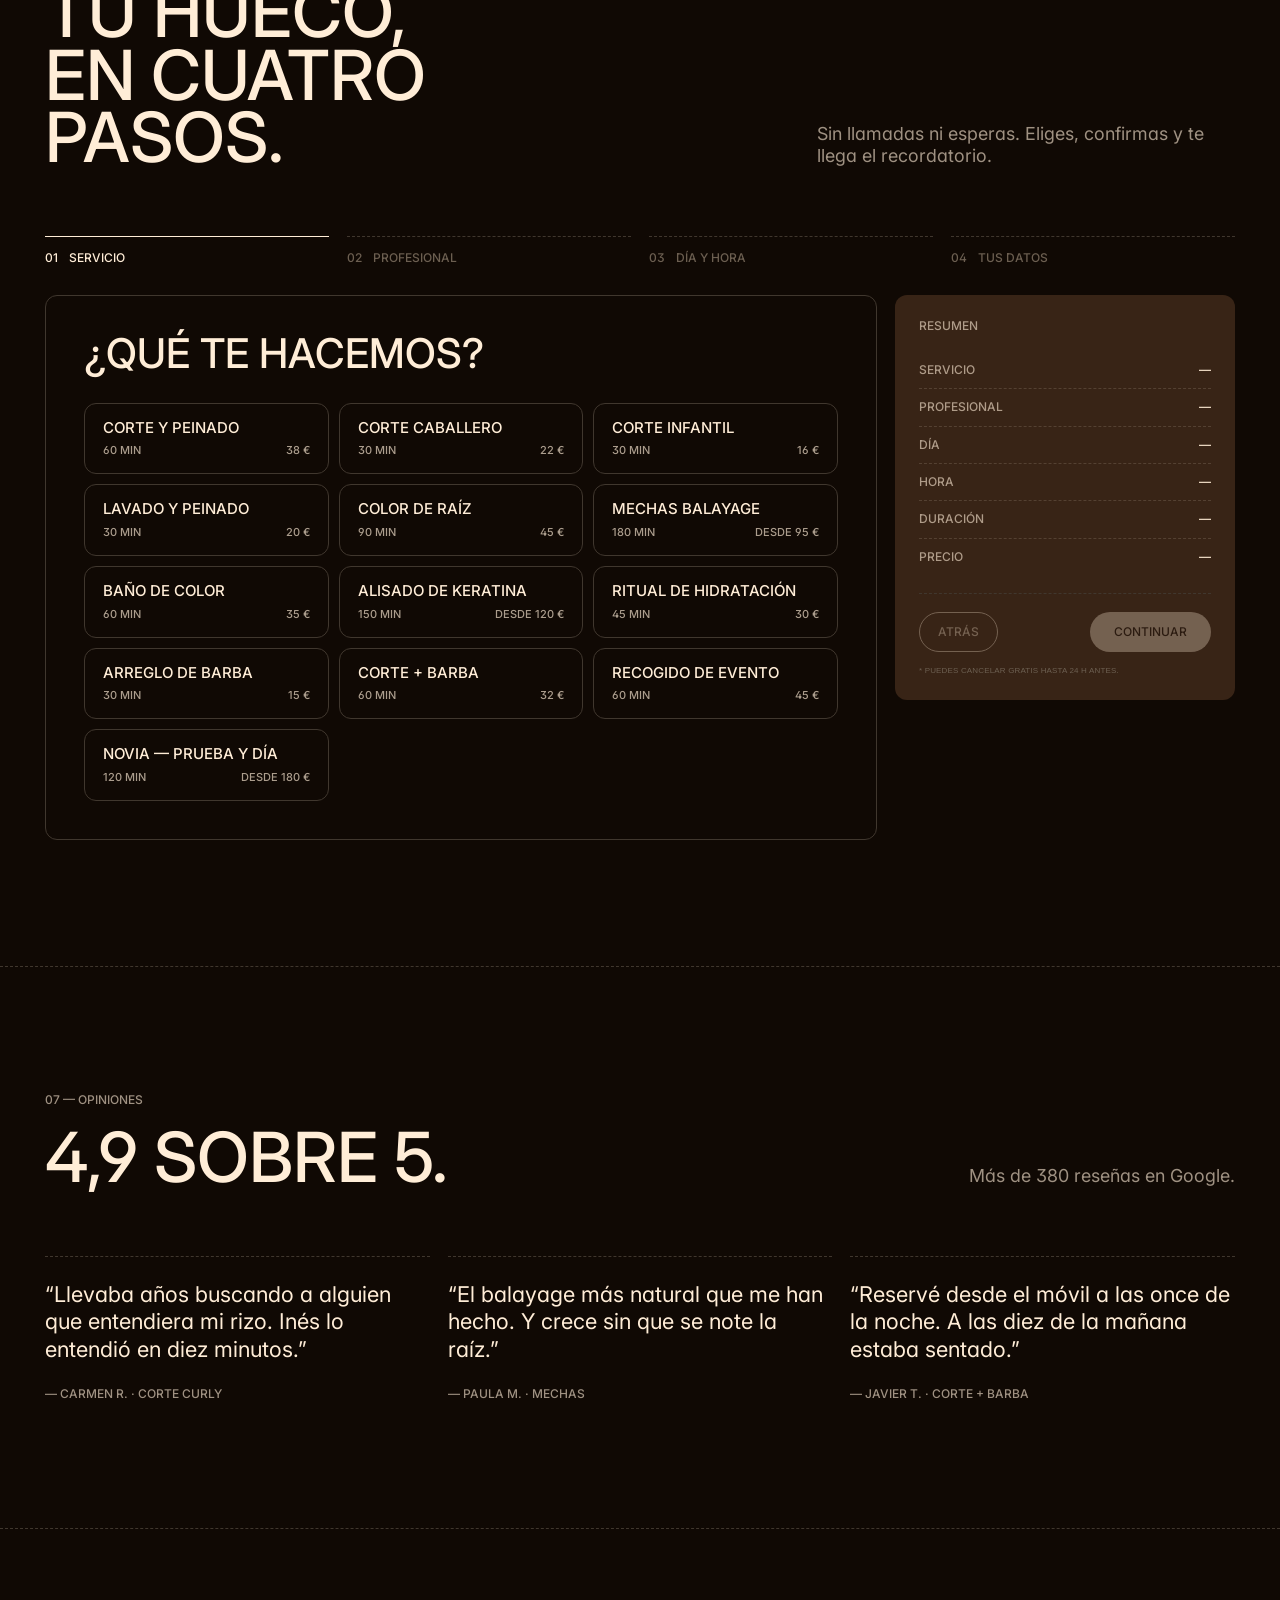
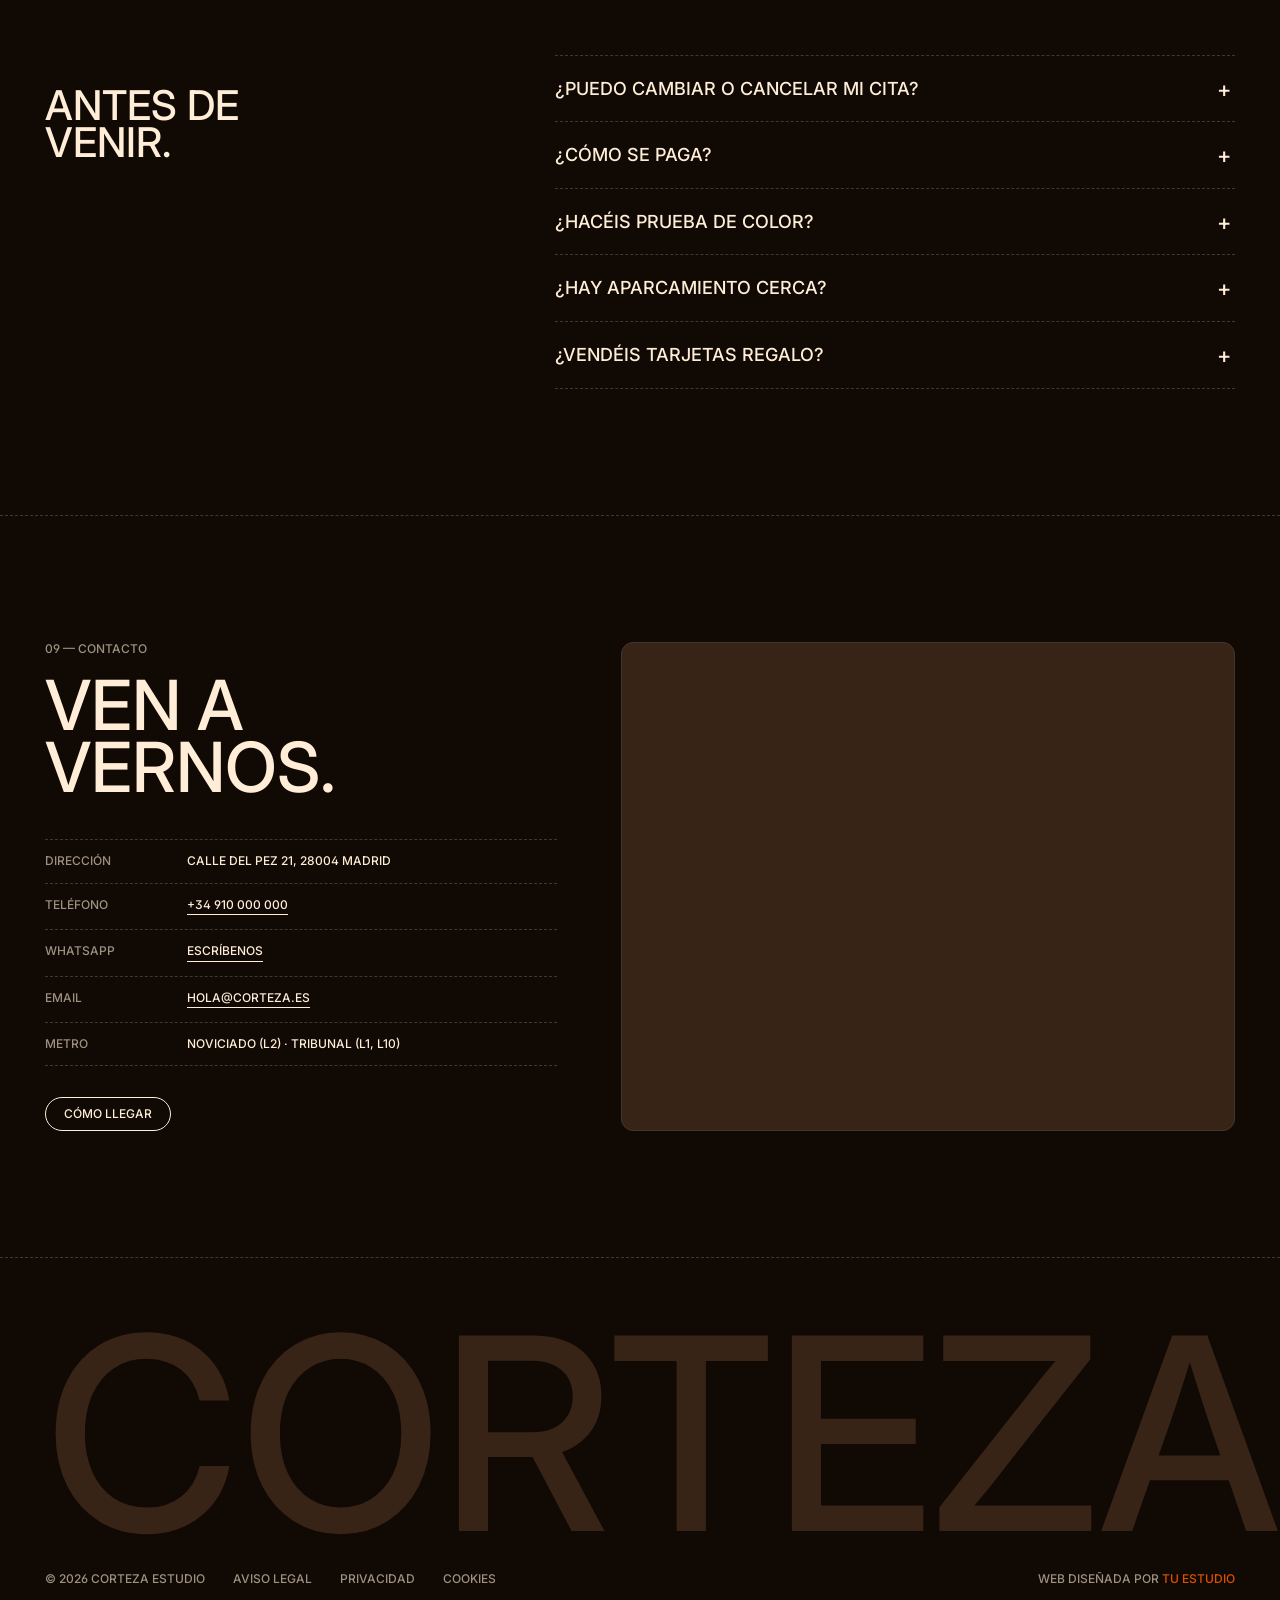
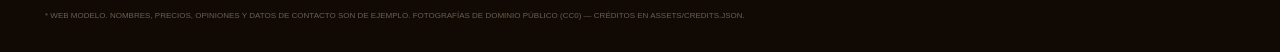
<file: Modelo Peluquería/Modelo Peluquería/index.html>
﻿<!doctype html>
<html lang="es" class="no-js">
<head>
  <meta charset="utf-8" />
  <meta name="viewport" content="width=device-width, initial-scale=1" />
  <title>Corteza — Estudio de peluquería en Madrid</title>
  <meta name="description" content="Corteza, estudio de peluquería en Malasaña. Corte, color y cuidado del cabello. Reserva tu cita online y consulta el horario en tiempo real." />
  <meta name="theme-color" content="#100904" />
  <meta property="og:title" content="Corteza — Estudio de peluquería" />
  <meta property="og:description" content="Corte, color y cuidado. Reserva tu cita online." />
  <meta property="og:image" content="assets/img/hero.jpg" />
  <link rel="icon" href="data:image/svg+xml,%3Csvg xmlns='http://www.w3.org/2000/svg' viewBox='0 0 64 64'%3E%3Crect width='64' height='64' rx='14' fill='%23100904'/%3E%3Ctext x='32' y='44' font-family='Arial' font-weight='700' font-size='34' text-anchor='middle' fill='%23ffedd7'%3EC%3C/text%3E%3C/svg%3E" />
  <link rel="preconnect" href="https://fonts.googleapis.com" />
  <link rel="preconnect" href="https://fonts.gstatic.com" crossorigin />
  <link rel="stylesheet" href="https://fonts.googleapis.com/css2?family=Inter:wght@400;500&display=swap" />
  <link rel="stylesheet" href="styles.css?v=20261025b" />
  <script defer src="lib/manifest.js?v=20261025b"></script>
  <script defer src="main.js?v=20261025b"></script>
</head>
<body>

  <!-- ============ NAV ============ -->
  <header class="nav" data-nav>
    <a href="#inicio" class="nav__logo">Corteza</a>
    <nav class="nav__links" aria-label="Principal">
      <a href="#estudio" data-navlink>Estudio</a>
      <a href="#servicios" data-navlink>Servicios</a>
      <a href="#equipo" data-navlink>Equipo</a>
      <a href="#horario" data-navlink>Horario</a>
      <a href="#contacto" data-navlink>Contacto</a>
    </nav>
    <div class="nav__right">
      <span class="nav__status" data-status-mini><i class="dot"></i><span>Horario</span></span>
      <a href="#cita" class="btn btn--ghost btn--sm">Pedir cita</a>
      <button class="nav__burger" type="button" aria-label="Abrir menú" aria-expanded="false" data-burger><span></span><span></span></button>
    </div>
  </header>

  <div class="menu" data-menu hidden>
    <nav aria-label="Menú móvil">
      <a href="#estudio">Estudio</a>
      <a href="#servicios">Servicios</a>
      <a href="#equipo">Equipo</a>
      <a href="#galeria">Trabajos</a>
      <a href="#horario">Horario</a>
      <a href="#cita">Pedir cita</a>
      <a href="#contacto">Contacto</a>
    </nav>
  </div>

  <aside class="side-label" aria-hidden="true">Corteza — Estudio Nº 01 — Malasaña, Madrid</aside>

  <main>

    <!-- ============ HERO ============ -->
    <section class="hero" id="inicio">
      <div class="hero__media" data-parallax>
        <img src="assets/img/hero.jpg" alt="Tijeras, peine y herramientas de peluquería sobre la mesa de trabajo" fetchpriority="high" />
      </div>
      <div class="hero__shade"></div>

      <div class="hero__lockup">
        <p class="hero__tag reveal">Corte, color y cuidado — desde 2014</p>
        <h1 class="hero__word" aria-label="Corteza">
          <span class="hero__line">Cor</span><span class="hero__line">teza</span>
        </h1>
      </div>

      <div class="hero__card reveal">
        <p class="hero__card-title">Un estudio pequeño en Malasaña. Pocas sillas, mucho tiempo para cada cabeza.</p>
        <hr class="dash" />
        <div class="hero__live" data-status-card>
          <span class="dot"></span>
          <div>
            <strong data-status-label>Consultando horario…</strong>
            <span data-status-sub>Calle del Pez 21</span>
          </div>
        </div>
      </div>

      <a href="#cita" class="hero__book reveal">
        <span class="hero__book-k">Reserva online</span>
        <span class="hero__book-t">Pedir cita</span>
        <span class="hero__book-n" data-next-slot>Elige día y hora en 1 minuto</span>
        <span class="hero__book-arrow" aria-hidden="true">→</span>
      </a>

      <a href="#estudio" class="hero__scroll" aria-label="Bajar">Desliza</a>
    </section>

    <!-- ============ REVEAL / ESTUDIO ============ -->
    <section class="void" id="estudio" data-scissors-section>
      <div class="void__grid">
        <div class="void__left">
          <p class="label reveal">01 — El estudio</p>
          <h2 class="h-heading reveal">No es solo<br />un corte.</h2>
          <hr class="dash reveal" />
          <ul class="facts reveal">
            <li><span>12</span> años en el barrio</li>
            <li><span>4</span> sillas, sin prisas</li>
            <li><span>4,9</span> valoración media</li>
          </ul>
        </div>
        <div class="void__object" aria-hidden="true">
          <svg class="scissors" viewBox="0 0 400 400" data-scissors>
            <defs>
              <linearGradient id="blade" x1="0" y1="0" x2="1" y2="0">
                <stop offset="0" stop-color="#6c5f51" />
                <stop offset=".45" stop-color="#ffedd7" />
                <stop offset=".6" stop-color="#cdb79e" />
                <stop offset="1" stop-color="#40372e" />
              </linearGradient>
              <linearGradient id="ring" x1="0" y1="0" x2="1" y2="1">
                <stop offset="0" stop-color="#ffedd7" />
                <stop offset=".5" stop-color="#8a7764" />
                <stop offset="1" stop-color="#382416" />
              </linearGradient>
              <radialGradient id="glow" cx=".5" cy=".5" r=".5">
                <stop offset="0" stop-color="#382416" stop-opacity=".9" />
                <stop offset="1" stop-color="#100904" stop-opacity="0" />
              </radialGradient>
            </defs>
            <circle cx="200" cy="200" r="190" fill="url(#glow)" />
            <g transform="rotate(32 200 200)">
              <g class="scissors__half" data-half="a">
                <path d="M193 206 L190 52 Q196 14 204 40 L210 196 Z" fill="url(#blade)" />
                <path d="M192 204 Q186 245 176 272" stroke="url(#ring)" stroke-width="13" stroke-linecap="round" fill="none" />
                <ellipse cx="166" cy="312" rx="28" ry="38" stroke="url(#ring)" stroke-width="12" fill="none" />
              </g>
              <g transform="translate(400 0) scale(-1 1)">
                <g class="scissors__half" data-half="b">
                  <path d="M193 206 L190 52 Q196 14 204 40 L210 196 Z" fill="url(#blade)" opacity=".92" />
                  <path d="M192 204 Q186 245 176 272" stroke="url(#ring)" stroke-width="13" stroke-linecap="round" fill="none" />
                  <ellipse cx="166" cy="312" rx="28" ry="38" stroke="url(#ring)" stroke-width="12" fill="none" />
                </g>
              </g>
              <circle cx="200" cy="200" r="9" fill="#382416" stroke="#ffedd7" stroke-width="2" />
            </g>
          </svg>
        </div>
        <div class="void__right">
          <p class="body reveal">Escuchamos antes de cortar. Estudiamos tu tipo de pelo, tu rutina y cuánto tiempo quieres dedicarle por la mañana. Luego cortamos para que el peinado funcione la tercera semana, no solo al salir.</p>
          <a href="#servicios" class="link reveal">Ver servicios y precios</a>
        </div>
      </div>
    </section>

    <!-- ============ SERVICIOS ============ -->
    <section class="section" id="servicios">
      <div class="section__head">
        <p class="label reveal">02 — Servicios</p>
        <h2 class="h-display reveal">Carta de<br />servicios.</h2>
        <p class="body body--sm reveal">Precios finales con IVA. El precio de color puede variar según largo y cantidad de pelo; te lo confirmamos en el diagnóstico.</p>
      </div>

      <div class="tabs reveal" role="tablist" data-tabs>
        <button class="pill is-active" role="tab" aria-selected="true" data-tab="all">Todo</button>
        <button class="pill" role="tab" aria-selected="false" data-tab="corte">Corte</button>
        <button class="pill" role="tab" aria-selected="false" data-tab="color">Color</button>
        <button class="pill" role="tab" aria-selected="false" data-tab="cuidado">Cuidado</button>
        <button class="pill" role="tab" aria-selected="false" data-tab="barberia">Barbería</button>
        <button class="pill" role="tab" aria-selected="false" data-tab="eventos">Eventos</button>
      </div>

      <ul class="services" data-services>
        <li class="svc" data-cat="corte" data-service="corte-mujer" data-name="Corte y peinado" data-duration="60" data-price="38">
          <span class="svc__name">Corte y peinado</span>
          <span class="svc__desc">Diagnóstico, lavado con masaje, corte y secado.</span>
          <span class="svc__time">60 min</span><span class="svc__price">38 €</span>
          <button class="svc__book" type="button" data-book="corte-mujer">Reservar</button>
        </li>
        <li class="svc" data-cat="corte" data-service="corte-hombre" data-name="Corte caballero" data-duration="30" data-price="22">
          <span class="svc__name">Corte caballero</span>
          <span class="svc__desc">Tijera o máquina, lavado y acabado con producto.</span>
          <span class="svc__time">30 min</span><span class="svc__price">22 €</span>
          <button class="svc__book" type="button" data-book="corte-hombre">Reservar</button>
        </li>
        <li class="svc" data-cat="corte" data-service="corte-infantil" data-name="Corte infantil" data-duration="30" data-price="16">
          <span class="svc__name">Corte infantil</span>
          <span class="svc__desc">Hasta 12 años. Con paciencia y sin prisa.</span>
          <span class="svc__time">30 min</span><span class="svc__price">16 €</span>
          <button class="svc__book" type="button" data-book="corte-infantil">Reservar</button>
        </li>
        <li class="svc" data-cat="corte" data-service="peinado" data-name="Lavado y peinado" data-duration="30" data-price="20">
          <span class="svc__name">Lavado y peinado</span>
          <span class="svc__desc">Secado liso, ondas o recogido sencillo.</span>
          <span class="svc__time">30 min</span><span class="svc__price">20 €</span>
          <button class="svc__book" type="button" data-book="peinado">Reservar</button>
        </li>
        <li class="svc" data-cat="color" data-service="color-raiz" data-name="Color de raíz" data-duration="90" data-price="45">
          <span class="svc__name">Color de raíz</span>
          <span class="svc__desc">Retoque de raíz con tinte sin amoniaco y peinado.</span>
          <span class="svc__time">90 min</span><span class="svc__price">45 €</span>
          <button class="svc__book" type="button" data-book="color-raiz">Reservar</button>
        </li>
        <li class="svc" data-cat="color" data-service="mechas" data-name="Mechas balayage" data-duration="180" data-price="95">
          <span class="svc__name">Mechas balayage</span>
          <span class="svc__desc">Aclarado a mano alzada, matiz y tratamiento protector.</span>
          <span class="svc__time">180 min</span><span class="svc__price">desde 95 €</span>
          <button class="svc__book" type="button" data-book="mechas">Reservar</button>
        </li>
        <li class="svc" data-cat="color" data-service="matiz" data-name="Baño de color" data-duration="60" data-price="35">
          <span class="svc__name">Baño de color</span>
          <span class="svc__desc">Brillo y matiz sin compromiso. Dura de 4 a 6 semanas.</span>
          <span class="svc__time">60 min</span><span class="svc__price">35 €</span>
          <button class="svc__book" type="button" data-book="matiz">Reservar</button>
        </li>
        <li class="svc" data-cat="cuidado" data-service="keratina" data-name="Alisado de keratina" data-duration="150" data-price="120">
          <span class="svc__name">Alisado de keratina</span>
          <span class="svc__desc">Sin formol. Reduce el encrespado hasta 4 meses.</span>
          <span class="svc__time">150 min</span><span class="svc__price">desde 120 €</span>
          <button class="svc__book" type="button" data-book="keratina">Reservar</button>
        </li>
        <li class="svc" data-cat="cuidado" data-service="ritual" data-name="Ritual de hidratación" data-duration="45" data-price="30">
          <span class="svc__name">Ritual de hidratación</span>
          <span class="svc__desc">Mascarilla con vapor, masaje craneal y secado.</span>
          <span class="svc__time">45 min</span><span class="svc__price">30 €</span>
          <button class="svc__book" type="button" data-book="ritual">Reservar</button>
        </li>
        <li class="svc" data-cat="barberia" data-service="barba" data-name="Arreglo de barba" data-duration="30" data-price="15">
          <span class="svc__name">Arreglo de barba</span>
          <span class="svc__desc">Perfilado a navaja, toalla caliente y aceite.</span>
          <span class="svc__time">30 min</span><span class="svc__price">15 €</span>
          <button class="svc__book" type="button" data-book="barba">Reservar</button>
        </li>
        <li class="svc" data-cat="barberia" data-service="corte-barba" data-name="Corte + barba" data-duration="60" data-price="32">
          <span class="svc__name">Corte + barba</span>
          <span class="svc__desc">El servicio completo de barbería.</span>
          <span class="svc__time">60 min</span><span class="svc__price">32 €</span>
          <button class="svc__book" type="button" data-book="corte-barba">Reservar</button>
        </li>
        <li class="svc" data-cat="eventos" data-service="recogido" data-name="Recogido de evento" data-duration="60" data-price="45">
          <span class="svc__name">Recogido de evento</span>
          <span class="svc__desc">Bodas, graduaciones e invitadas. Prueba previa opcional.</span>
          <span class="svc__time">60 min</span><span class="svc__price">45 €</span>
          <button class="svc__book" type="button" data-book="recogido">Reservar</button>
        </li>
        <li class="svc" data-cat="eventos" data-service="novia" data-name="Novia — prueba y día" data-duration="120" data-price="180">
          <span class="svc__name">Novia — prueba y día</span>
          <span class="svc__desc">Prueba en el estudio y peinado el día de la boda.</span>
          <span class="svc__time">120 min</span><span class="svc__price">desde 180 €</span>
          <button class="svc__book" type="button" data-book="novia">Reservar</button>
        </li>
      </ul>
    </section>

    <!-- ============ EQUIPO ============ -->
    <section class="section" id="equipo">
      <div class="section__head">
        <p class="label reveal">03 — Equipo</p>
        <h2 class="h-display reveal">Cuatro manos,<br />ocho tijeras.</h2>
      </div>
      <div class="team">
        <article class="member reveal" data-stylist="lucia" data-name="Lucía">
          <div class="member__mono">L</div>
          <h3 class="member__name">Lucía Ortega</h3>
          <p class="member__role">Fundadora — Color y balayage</p>
          <hr class="dash" />
          <p class="member__bio">Formada en Londres. Si quieres rubio sin que se note el esfuerzo, es ella.</p>
        </article>
        <article class="member reveal" data-stylist="marco" data-name="Marco">
          <div class="member__mono">M</div>
          <h3 class="member__name">Marco Rey</h3>
          <p class="member__role">Corte y barbería</p>
          <hr class="dash" />
          <p class="member__bio">Fade, tijera clásica y navaja. Doce minutos de conversación incluidos.</p>
        </article>
        <article class="member reveal" data-stylist="ines" data-name="Inés">
          <div class="member__mono">I</div>
          <h3 class="member__name">Inés Valdés</h3>
          <p class="member__role">Corte de autor — Pelo rizado</p>
          <hr class="dash" />
          <p class="member__bio">Corta en seco, rizo a rizo. Especialista en método curly.</p>
        </article>
        <article class="member reveal" data-stylist="sara" data-name="Sara">
          <div class="member__mono">S</div>
          <h3 class="member__name">Sara Gil</h3>
          <p class="member__role">Recogidos y novias</p>
          <hr class="dash" />
          <p class="member__bio">Más de 300 bodas. Trae una foto y la mejoramos juntas.</p>
        </article>
      </div>
    </section>

    <!-- ============ GALERÍA ============ -->
    <section class="section section--flush" id="galeria">
      <div class="section__head">
        <p class="label reveal">04 — Trabajos</p>
        <h2 class="h-display reveal">Hecho en<br />esta silla.</h2>
      </div>
      <div class="gallery">
        <figure class="g g--tall reveal"><img src="assets/img/gal-1.jpg" alt="Trabajo de peluquería" loading="lazy" /><figcaption>Corte y forma</figcaption></figure>
        <figure class="g reveal"><img src="assets/img/gal-2.jpg" alt="Trabajo de peluquería" loading="lazy" /><figcaption>Barbería</figcaption></figure>
        <figure class="g reveal"><img src="assets/img/gal-3.jpg" alt="Trabajo de peluquería" loading="lazy" /><figcaption>Color</figcaption></figure>
        <figure class="g g--wide reveal"><img src="assets/img/gal-4.jpg" alt="Interior del estudio" loading="lazy" /><figcaption>El estudio</figcaption></figure>
        <figure class="g reveal"><img src="assets/img/gal-5.jpg" alt="Trabajo de peluquería" loading="lazy" /><figcaption>Detalle</figcaption></figure>
        <figure class="g reveal"><img src="assets/img/gal-6.jpg" alt="Herramientas de peluquería" loading="lazy" /><figcaption>Herramientas</figcaption></figure>
      </div>
      <div class="gallery__foot">
        <a href="#" class="link">Más trabajos en Instagram — @corteza.estudio</a>
      </div>
    </section>

    <!-- ============ HORARIO EN TIEMPO REAL ============ -->
    <section class="section" id="horario">
      <div class="live">
        <div class="live__now">
          <p class="label reveal">05 — Horario en tiempo real</p>
          <p class="live__state" data-live-state>Abierto</p>
          <p class="live__clock"><span data-live-clock>--:--</span> <span class="live__tz">Hora en Madrid</span></p>
          <p class="body body--sm" data-live-sub>Cargando horario…</p>
          <div class="dayline" aria-hidden="true">
            <div class="dayline__track" data-dayline></div>
            <div class="dayline__now" data-dayline-now></div>
            <div class="dayline__ticks"><span>08</span><span>12</span><span>16</span><span>20</span><span>22</span></div>
          </div>
        </div>
        <div class="live__week">
          <table class="week">
            <caption class="label">Semana</caption>
            <tbody data-week>
              <tr data-day="1"><th>Lunes</th><td>Cerrado</td></tr>
              <tr data-day="2"><th>Martes</th><td>10:00–14:00 · 16:00–20:30</td></tr>
              <tr data-day="3"><th>Miércoles</th><td>10:00–14:00 · 16:00–20:30</td></tr>
              <tr data-day="4"><th>Jueves</th><td>10:00–20:30</td></tr>
              <tr data-day="5"><th>Viernes</th><td>10:00–20:30</td></tr>
              <tr data-day="6"><th>Sábado</th><td>09:30–15:00</td></tr>
              <tr data-day="0"><th>Domingo</th><td>Cerrado</td></tr>
            </tbody>
          </table>
          <p class="micro">* Festivos nacionales cerrado. Agosto: consultar.</p>
        </div>
      </div>
    </section>

    <!-- ============ CITA ============ -->
    <section class="section" id="cita">
      <div class="section__head">
        <p class="label reveal">06 — Pedir cita</p>
        <h2 class="h-display reveal">Tu hueco,<br />en cuatro pasos.</h2>
        <p class="body body--sm reveal">Sin llamadas ni esperas. Eliges, confirmas y te llega el recordatorio.</p>
      </div>

      <div class="booking" data-booking>
        <ol class="steps" data-steps>
          <li class="is-active" data-step-ind="1"><span>01</span> Servicio</li>
          <li data-step-ind="2"><span>02</span> Profesional</li>
          <li data-step-ind="3"><span>03</span> Día y hora</li>
          <li data-step-ind="4"><span>04</span> Tus datos</li>
        </ol>

        <div class="booking__body">
          <!-- Paso 1 -->
          <div class="step is-active" data-step="1">
            <p class="step__q">¿Qué te hacemos?</p>
            <div class="choices" data-choices-services>
              <noscript><p class="body body--sm">Activa JavaScript para reservar online o llámanos al +34 910 000 000.</p></noscript>
            </div>
          </div>

          <!-- Paso 2 -->
          <div class="step" data-step="2">
            <p class="step__q">¿Con quién?</p>
            <div class="choices choices--team" data-choices-team></div>
          </div>

          <!-- Paso 3 -->
          <div class="step" data-step="3">
            <p class="step__q">¿Cuándo te viene bien?</p>
            <div class="days" data-days></div>
            <div class="slots-wrap">
              <p class="slots__legend"><span class="lg lg--free"></span> Libre <span class="lg lg--busy"></span> Ocupado</p>
              <div class="slots" data-slots></div>
            </div>
          </div>

          <!-- Paso 4 -->
          <div class="step" data-step="4">
            <p class="step__q">Últimos datos.</p>
            <!-- Web3Forms: la clave (access key) se pone en lib/manifest.js -->
            <form class="form" data-form novalidate>
              <input type="checkbox" name="botcheck" class="hp" tabindex="-1" autocomplete="off" aria-hidden="true" />
              <label class="field"><span>Nombre</span><input name="name" type="text" autocomplete="name" required /></label>
              <label class="field"><span>Teléfono</span><input name="phone" type="tel" autocomplete="tel" inputmode="tel" pattern="[0-9 +]{9,15}" required /></label>
              <label class="field"><span>Email (opcional)</span><input name="email" type="email" autocomplete="email" /></label>
              <label class="field field--full"><span>Algo que debamos saber</span><input name="notes" type="text" placeholder="Alergias, referencia, largo actual…" /></label>
              <label class="check field--full"><input type="checkbox" name="privacy" value="Aceptada" required /> <span>Acepto la política de privacidad y que me contactéis para recordar la cita.</span></label>
            </form>
          </div>

          <!-- Confirmación -->
          <div class="step" data-step="5">
            <p class="label">Cita reservada</p>
            <p class="confirm__title">Te esperamos.</p>
            <dl class="summary" data-confirm></dl>
            <p class="send-status" data-send-status></p>
            <div class="confirm__actions">
              <a class="btn btn--filled" data-wa target="_blank" rel="noopener">Confirmar por WhatsApp</a>
              <a class="btn btn--ghost" data-gcal target="_blank" rel="noopener">Añadir a Google Calendar</a>
              <button class="btn btn--ghost" type="button" data-restart>Otra cita</button>
            </div>
          </div>
        </div>

        <aside class="booking__side">
          <p class="label">Resumen</p>
          <dl class="summary" data-summary>
            <div><dt>Servicio</dt><dd data-sum="service">—</dd></div>
            <div><dt>Profesional</dt><dd data-sum="stylist">—</dd></div>
            <div><dt>Día</dt><dd data-sum="date">—</dd></div>
            <div><dt>Hora</dt><dd data-sum="time">—</dd></div>
            <div><dt>Duración</dt><dd data-sum="duration">—</dd></div>
            <div><dt>Precio</dt><dd data-sum="price">—</dd></div>
          </dl>
          <hr class="dash" />
          <div class="booking__nav">
            <button class="btn btn--ghost" type="button" data-prev disabled>Atrás</button>
            <button class="btn btn--filled" type="button" data-next disabled>Continuar</button>
          </div>
          <p class="micro">* Puedes cancelar gratis hasta 24 h antes.</p>
        </aside>
      </div>

      <div class="mine" data-mine hidden>
        <p class="label">Tus próximas citas</p>
        <ul data-mine-list></ul>
      </div>
    </section>

    <!-- ============ OPINIONES ============ -->
    <section class="section" id="opiniones">
      <div class="section__head">
        <p class="label reveal">07 — Opiniones</p>
        <h2 class="h-display reveal">4,9 sobre 5.</h2>
        <p class="body body--sm reveal">Más de 380 reseñas en Google.</p>
      </div>
      <div class="quotes">
        <blockquote class="quote reveal">
          <p>“Llevaba años buscando a alguien que entendiera mi rizo. Inés lo entendió en diez minutos.”</p>
          <footer>— Carmen R. · Corte curly</footer>
        </blockquote>
        <blockquote class="quote reveal">
          <p>“El balayage más natural que me han hecho. Y crece sin que se note la raíz.”</p>
          <footer>— Paula M. · Mechas</footer>
        </blockquote>
        <blockquote class="quote reveal">
          <p>“Reservé desde el móvil a las once de la noche. A las diez de la mañana estaba sentado.”</p>
          <footer>— Javier T. · Corte + barba</footer>
        </blockquote>
      </div>
    </section>

    <!-- ============ FAQ ============ -->
    <section class="section" id="faq">
      <div class="faq">
        <div>
          <p class="label reveal">08 — Preguntas</p>
          <h2 class="h-heading reveal">Antes de<br />venir.</h2>
        </div>
        <div class="faq__list">
          <details class="reveal"><summary>¿Puedo cambiar o cancelar mi cita?</summary><p>Sí, gratis hasta 24 horas antes. Escríbenos por WhatsApp o llámanos.</p></details>
          <details class="reveal"><summary>¿Cómo se paga?</summary><p>Efectivo, tarjeta y Bizum. No pedimos señal salvo en servicios de novia.</p></details>
          <details class="reveal"><summary>¿Hacéis prueba de color?</summary><p>Sí. Para cambios grandes hacemos una prueba de mechón y un diagnóstico sin coste.</p></details>
          <details class="reveal"><summary>¿Hay aparcamiento cerca?</summary><p>Parking público en Plaza de las Comendadoras, a tres minutos. Metro Noviciado.</p></details>
          <details class="reveal"><summary>¿Vendéis tarjetas regalo?</summary><p>Sí, de cualquier importe o servicio. Pídela en el estudio o por WhatsApp.</p></details>
        </div>
      </div>
    </section>

    <!-- ============ CONTACTO ============ -->
    <section class="section" id="contacto">
      <div class="contact">
        <div class="contact__info">
          <p class="label reveal">09 — Contacto</p>
          <h2 class="h-display reveal">Ven a<br />vernos.</h2>
          <dl class="contact__list reveal">
            <div><dt>Dirección</dt><dd data-addr>Calle del Pez 21, 28004 Madrid</dd></div>
            <div><dt>Teléfono</dt><dd><a href="tel:+34910000000" class="link" data-phone>+34 910 000 000</a></dd></div>
            <div><dt>WhatsApp</dt><dd><a href="https://wa.me/34600000000" class="link" target="_blank" rel="noopener" data-wa-link>Escríbenos</a></dd></div>
            <div><dt>Email</dt><dd><a href="mailto:hola@corteza.es" class="link" data-mail>hola@corteza.es</a></dd></div>
            <div><dt>Metro</dt><dd>Noviciado (L2) · Tribunal (L1, L10)</dd></div>
          </dl>
          <a href="https://www.google.com/maps/search/?api=1&query=Calle+del+Pez+21+Madrid" class="btn btn--ghost reveal" target="_blank" rel="noopener">Cómo llegar</a>
        </div>
        <div class="contact__map reveal">
          <iframe title="Mapa de ubicación" loading="lazy" src="https://www.openstreetmap.org/export/embed.html?bbox=-3.7095%2C40.4225%2C-3.6995%2C40.4285&amp;layer=mapnik&amp;marker=40.42555%2C-3.70500"></iframe>
        </div>
      </div>
    </section>
  </main>

  <!-- ============ FOOTER ============ -->
  <footer class="footer">
    <p class="footer__word">Corteza</p>
    <div class="footer__row">
      <span>© 2026 Corteza Estudio</span>
      <a href="#">Aviso legal</a>
      <a href="#">Privacidad</a>
      <a href="#">Cookies</a>
      <span class="footer__credit">Web diseñada por <a href="#" class="ember">Tu estudio</a></span>
    </div>
    <p class="legal">* Web modelo. Nombres, precios, opiniones y datos de contacto son de ejemplo. Fotografías de dominio público (CC0) — créditos en assets/credits.json.</p>
  </footer>

  <a href="#cita" class="fab" data-fab>Pedir cita</a>

</body>
</html>
</file>
<file: Modelo Peluquería/styles.css>
/* ==========================================================================
   CORTEZA — Darkroom editorial para peluquería
   Paleta: Walnut Shadow / Bark Brown / Cork / Driftwood / Warm Cream / Ember
   ========================================================================== */

:root {
  --cream: #ffedd7;
  --cream-60: rgba(255, 237, 215, .6);
  --cream-35: rgba(255, 237, 215, .35);
  --cream-08: rgba(255, 237, 215, .08);
  --walnut: #100904;
  --bark: #382416;
  --cork: #40372e;
  --driftwood: #6c5f51;
  --ember: #dc5000;

  --font: "Inter", "Söhne", "Neue Haas Grotesk", ui-sans-serif, system-ui, -apple-system, "Segoe UI", Roboto, sans-serif;
  --font-legal: Arial, system-ui, sans-serif;

  --t-micro: 10px;
  --t-label: 12px;
  --t-sub: 18px;
  --t-hsm: 24px;
  --t-body: clamp(20px, 2vw, 29px);
  --t-heading: clamp(32px, 3.6vw, 41px);
  --t-display: clamp(40px, 5.4vw, 72px);

  --r-card: 12px;
  --r-ghost: 22.5px;
  --r-pill: 36px;

  --gutter: clamp(16px, 2.4vw, 24px);
  --pad-x: clamp(16px, 4vw, 45px);
  --ease: cubic-bezier(.22, .8, .24, 1);
  --nav-h: 64px;
}

*, *::before, *::after { box-sizing: border-box; }

html {
  overflow-x: clip;
  scroll-behavior: smooth;
  -webkit-text-size-adjust: 100%;
}
@media (prefers-reduced-motion: reduce) { html { scroll-behavior: auto; } }

body {
  margin: 0;
  background: var(--walnut);
  color: var(--cream);
  font-family: var(--font);
  font-feature-settings: "ss01" on, "cv11" on;
  font-weight: 500;
  font-size: var(--t-label);
  line-height: 1.2;
  text-transform: uppercase;
  overflow-x: clip;
  -webkit-font-smoothing: antialiased;
}

img { display: block; max-width: 100%; }
a { color: inherit; text-decoration: none; }
button { font: inherit; color: inherit; text-transform: inherit; background: none; border: 0; cursor: pointer; padding: 0; }
::selection { background: var(--bark); color: var(--cream); }
:focus-visible { outline: 1px dashed var(--cream); outline-offset: 4px; }

/* ---------- Primitives ---------- */
.label { font-size: var(--t-label); line-height: 1.2; margin: 0 0 18px; color: var(--cream-60); }
.h-display { font-size: var(--t-display); line-height: .9; margin: 0; font-weight: 500; text-wrap: balance; }
.h-heading { font-size: var(--t-heading); line-height: .9; margin: 0; font-weight: 500; }
.body {
  font-size: var(--t-body); line-height: 1.26; font-weight: 400;
  text-transform: none; margin: 0; max-width: 30ch; text-wrap: pretty;
}
.body--sm { font-size: clamp(17px, 1.4vw, 20px); max-width: 38ch; color: var(--cream-60); }
.micro { font-family: var(--font-legal); font-size: 8px; color: var(--driftwood); margin: 14px 0 0; letter-spacing: .02em; }
.dash { border: 0; border-top: 1px dashed var(--cork); margin: 18px 0; }
.dot { display: inline-block; width: 8px; height: 8px; border-radius: 9999px; background: var(--driftwood); flex: none; }
.is-open .dot { background: var(--cream); box-shadow: 0 0 0 0 var(--cream-35); animation: ping 2.4s var(--ease) infinite; }
@keyframes ping { 0% { box-shadow: 0 0 0 0 rgba(255,237,215,.45); } 80%, 100% { box-shadow: 0 0 0 9px rgba(255,237,215,0); } }

.link {
  display: inline-block; font-size: var(--t-label);
  background: linear-gradient(currentColor, currentColor) 0 100% / 100% 1px no-repeat;
  padding-bottom: 3px; transition: background-size .45s var(--ease);
}
.link:hover { background-size: 0 1px; background-position: 100% 100%; }
.ember { color: var(--ember); }

.btn {
  display: inline-flex; align-items: center; justify-content: center; gap: 10px;
  font-size: var(--t-label); line-height: 1; white-space: nowrap;
  transition: background-color .3s var(--ease), color .3s var(--ease), border-color .3s var(--ease), opacity .3s;
}
.btn--filled { background: var(--bark); color: var(--cream); border-radius: var(--r-pill); padding: 14px 24px; }
.btn--filled:hover { background: #4a3020; }
.btn--ghost { border: 1px solid var(--cream); border-radius: var(--r-ghost); padding: 10px 18px; }
.btn--ghost:hover { background: var(--cream); color: var(--walnut); }
.btn--sm { padding: 7.5px 14px; }
.btn[disabled] { opacity: .3; pointer-events: none; }

.pill {
  border: 1px solid var(--cork); border-radius: var(--r-ghost); padding: 8px 16px;
  font-size: var(--t-label); transition: border-color .3s, background-color .3s, color .3s;
}
.pill:hover { border-color: var(--cream); }
.pill.is-active { border-color: var(--cream); background: var(--cream); color: var(--walnut); }

/* ---------- Reveal ---------- */
.reveal { opacity: 0; transform: translateY(24px); transition: opacity .9s var(--ease), transform .9s var(--ease); }
.reveal.is-visible { opacity: 1; transform: none; }
.reveal[data-split] { opacity: 1; transform: none; }
.no-js .reveal { opacity: 1; transform: none; }

/* ---------- Nav ---------- */
.nav {
  position: fixed; inset: 0 0 auto 0; z-index: 50; height: var(--nav-h);
  display: flex; align-items: center; justify-content: space-between; gap: 24px;
  padding: 0 var(--pad-x);
  transition: background-color .4s var(--ease), border-color .4s;
  border-bottom: 1px dashed transparent;
}
.nav.is-scrolled { background: rgba(16, 9, 4, .88); border-bottom-color: var(--cork); }
@supports (backdrop-filter: blur(10px)) {
  .nav.is-scrolled { background: rgba(16, 9, 4, .7); backdrop-filter: blur(14px); -webkit-backdrop-filter: blur(14px); }
}
.nav__logo { font-size: 14px; }
.nav__links { display: flex; gap: 28px; }
.nav__links a { position: relative; padding: 6px 0; }
.nav__links a::after {
  content: ""; position: absolute; left: 0; right: 0; bottom: 0; border-top: 1px dashed var(--cream);
  transform: scaleX(0); transform-origin: left; transition: transform .4s var(--ease);
}
.nav__links a:hover::after, .nav__links a.is-active::after { transform: scaleX(1); }
.nav__right { display: flex; align-items: center; gap: 18px; }
.nav__status { display: inline-flex; align-items: center; gap: 8px; color: var(--cream-60); }
.nav__status.is-open { color: var(--cream); }
.nav__burger { display: none; width: 36px; height: 36px; position: relative; }
.nav__burger span { position: absolute; left: 8px; right: 8px; height: 1px; background: var(--cream); transition: transform .4s var(--ease); }
.nav__burger span:first-child { top: 14px; }
.nav__burger span:last-child { top: 21px; }
.nav__burger[aria-expanded="true"] span:first-child { transform: translateY(3.5px) rotate(45deg); }
.nav__burger[aria-expanded="true"] span:last-child { transform: translateY(-3.5px) rotate(-45deg); }

.menu {
  position: fixed; inset: 0; z-index: 40; background: var(--walnut);
  display: flex; align-items: flex-end; padding: 100px var(--pad-x) 48px;
}
.menu[hidden] { display: none; }
.menu nav { display: flex; flex-direction: column; gap: 6px; width: 100%; }
.menu a { font-size: clamp(36px, 11vw, 56px); line-height: .95; padding: 6px 0; border-bottom: 1px dashed var(--cork); }

/* ---------- Side label ---------- */
.side-label {
  position: fixed; right: 14px; top: 50%; z-index: 30;
  transform: translateY(-50%) rotate(180deg); writing-mode: vertical-rl;
  font-size: var(--t-micro); color: var(--cream-60); pointer-events: none; mix-blend-mode: difference;
}

/* ---------- Hero ---------- */
.hero {
  position: relative; min-height: 100vh; min-height: 100svh; overflow: hidden;
  display: grid; grid-template-rows: 1fr auto; padding: calc(var(--nav-h) + 24px) var(--pad-x) 32px;
}
.hero__media { position: absolute; inset: -6% 0 0 0; z-index: 0; will-change: transform; }
.hero__media img {
  width: 100%; height: 100%; object-fit: cover; object-position: 50% 60%;
  filter: sepia(.35) saturate(.9) contrast(1.08) brightness(.8);
  animation: heroZoom 2.4s var(--ease) both;
}
@keyframes heroZoom { from { transform: scale(1.12); opacity: 0; } to { transform: scale(1); opacity: 1; } }
.hero__shade {
  position: absolute; inset: 0; z-index: 1; pointer-events: none;
  background:
    linear-gradient(180deg, rgba(16,9,4,.78) 0%, rgba(16,9,4,.15) 38%, rgba(16,9,4,.25) 62%, rgba(16,9,4,.95) 100%),
    radial-gradient(80% 60% at 70% 40%, transparent 0%, rgba(16,9,4,.5) 100%);
}
.hero__lockup { position: relative; z-index: 2; align-self: start; }
.hero__tag { margin: 0 0 14px; }
.hero__word {
  margin: 0; font-weight: 500; line-height: .82; font-size: clamp(84px, 19vw, 300px);
  display: flex; flex-direction: column;
}
.hero__line { display: block; overflow: hidden; }
.hero__line { animation: lineUp 1.3s var(--ease) both; }
.hero__line:nth-child(2) { animation-delay: .12s; padding-left: .55em; }
@keyframes lineUp { from { clip-path: inset(100% 0 0 0); transform: translateY(30%); } to { clip-path: inset(0 0 0 0); transform: none; } }

.hero__card {
  position: relative; z-index: 2; align-self: end; max-width: 360px;
  border-radius: var(--r-card); padding: 24px; background: rgba(16, 9, 4, .55); border: 1px solid var(--cork);
}
@supports (backdrop-filter: blur(10px)) {
  .hero__card { background: rgba(56, 36, 22, .35); backdrop-filter: blur(16px); -webkit-backdrop-filter: blur(16px); }
}
.hero__card-title { margin: 0; font-size: 14px; line-height: 1.15; }
.hero__live { display: flex; gap: 12px; align-items: flex-start; }
.hero__live .dot { margin-top: 3px; }
.hero__live strong { display: block; font-weight: 500; font-size: 14px; }
.hero__live span:not(.dot) { display: block; margin-top: 6px; color: var(--cream-60); font-size: 11px; }

.hero__book {
  position: absolute; z-index: 2; right: calc(var(--pad-x) + 24px); bottom: 32px;
  width: 240px; border-radius: var(--r-card); padding: 18px 20px; display: grid; gap: 6px;
  background: var(--cream); color: var(--walnut); transition: transform .5s var(--ease);
}
.hero__book:hover { transform: translateY(-4px); }
.hero__book-k { font-size: 10px; opacity: .6; }
.hero__book-t { font-size: 28px; line-height: .9; }
.hero__book-n { font-size: 11px; text-transform: none; font-weight: 400; opacity: .75; }
.hero__book-arrow { position: absolute; right: 18px; top: 16px; font-size: 20px; transition: transform .4s var(--ease); }
.hero__book:hover .hero__book-arrow { transform: translateX(4px); }
.hero__scroll {
  position: absolute; z-index: 2; left: 50%; bottom: 32px; transform: translateX(-50%);
  font-size: 10px; color: var(--cream-60); padding-bottom: 28px;
}
.hero__scroll::after {
  content: ""; position: absolute; left: 50%; bottom: 0; height: 20px; border-left: 1px dashed var(--cream-60);
  animation: drip 2.2s var(--ease) infinite;
}
@keyframes drip { 0% { transform: scaleY(0); transform-origin: top; } 50% { transform: scaleY(1); transform-origin: top; } 51% { transform-origin: bottom; } 100% { transform: scaleY(0); transform-origin: bottom; } }

/* ---------- Void / reveal ---------- */
.void { min-height: 100vh; min-height: 100svh; display: grid; align-items: center; padding: 120px var(--pad-x); position: relative; }
.void__grid { display: grid; grid-template-columns: 1fr minmax(260px, 40%) 1fr; gap: 18px; align-items: center; }
.void__object { position: relative; display: grid; place-items: center; }
.scissors { width: 100%; max-width: 480px; height: auto; overflow: visible; will-change: transform; }
.scissors__half { transform-box: view-box; transform-origin: 200px 200px; transition: transform .15s linear; }
.void__right { display: grid; gap: 31px; justify-items: start; padding-left: 12px; }
.facts { list-style: none; margin: 0; padding: 0; display: grid; gap: 12px; }
.facts li { display: flex; align-items: baseline; gap: 12px; color: var(--cream-60); }
.facts span { font-size: var(--t-hsm); color: var(--cream); min-width: 2.6ch; }

/* ---------- Sections ---------- */
.section { padding: clamp(96px, 14vh, 160px) var(--pad-x); border-top: 1px dashed var(--cork); position: relative; scroll-margin-top: 0; }
.section__head { display: grid; grid-template-columns: 1fr 1fr; gap: 18px 24px; align-items: end; margin-bottom: 68px; }
.section__head .label { grid-column: 1 / -1; margin: 0; }
.section__head .body { justify-self: end; }

/* ---------- Services ---------- */
.tabs { display: flex; flex-wrap: wrap; gap: 8px; margin-bottom: 31px; }
.services { list-style: none; margin: 0; padding: 0; border-top: 1px dashed var(--cork); }
.svc {
  display: grid; grid-template-columns: minmax(0, 1.1fr) minmax(0, 1.4fr) 90px 120px 110px; gap: 18px; align-items: center;
  padding: 22px 0; border-bottom: 1px dashed var(--cork); position: relative;
  transition: padding .4s var(--ease), opacity .3s;
}
.svc::before {
  content: ""; position: absolute; inset: 0 calc(var(--pad-x) * -1); background: var(--cream-08);
  opacity: 0; transition: opacity .35s; pointer-events: none;
}
.svc:hover::before { opacity: 1; }
.svc:hover { padding-left: 12px; }
.svc[hidden] { display: none; }
.svc__name { font-size: var(--t-hsm); line-height: 1.05; }
.svc__desc { text-transform: none; font-weight: 400; font-size: 15px; line-height: 1.35; color: var(--cream-60); }
.svc__time { color: var(--cream-60); }
.svc__price { font-size: var(--t-sub); text-align: right; }
.svc__book {
  justify-self: end; border: 1px solid var(--cream); border-radius: var(--r-ghost); padding: 7.5px 14px;
  font-size: 11px; transition: background-color .3s, color .3s;
}
.svc__book:hover { background: var(--cream); color: var(--walnut); }

/* ---------- Team ---------- */
.team { display: grid; grid-template-columns: repeat(4, minmax(0, 1fr)); gap: 18px; }
.member {
  border: 1px solid var(--cork); border-radius: var(--r-card); padding: 24px; min-height: 360px;
  display: flex; flex-direction: column; transition: background-color .45s var(--ease), border-color .45s;
}
.member:hover { background: var(--bark); border-color: var(--bark); }
.member__mono {
  font-size: clamp(96px, 10vw, 150px); line-height: .8; margin-bottom: auto; color: var(--cream);
  transition: transform .6s var(--ease); transform-origin: left bottom;
}
.member:hover .member__mono { transform: translateY(-6px) scale(1.04); }
.member__name { font-size: var(--t-hsm); line-height: 1.05; font-weight: 500; margin: 31px 0 8px; }
.member__role { margin: 0; color: var(--cream-60); }
.member__bio { margin: 0; text-transform: none; font-weight: 400; font-size: 15px; line-height: 1.35; color: var(--cream-60); }

/* ---------- Gallery ---------- */
.gallery { display: grid; grid-template-columns: repeat(4, 1fr); grid-auto-rows: clamp(180px, 22vw, 320px); gap: 18px; }
.g { margin: 0; position: relative; overflow: hidden; border-radius: var(--r-card); background: var(--bark); }
.g--tall { grid-row: span 2; }
.g--wide { grid-column: span 2; }
.g img {
  width: 100%; height: 100%; object-fit: cover;
  filter: sepia(.4) saturate(.85) contrast(1.05) brightness(.85);
  transform: scale(1.04); transition: transform 1.2s var(--ease), filter .8s var(--ease);
}
.g:hover img { transform: scale(1.1); filter: sepia(.1) saturate(1) contrast(1.05) brightness(.95); }
.g figcaption {
  position: absolute; left: 14px; bottom: 14px; font-size: 10px; padding: 6px 10px; border-radius: var(--r-ghost);
  background: rgba(16, 9, 4, .7); border: 1px solid var(--cork);
}
.gallery__foot { margin-top: 31px; }

/* ---------- Live schedule ---------- */
.live { display: grid; grid-template-columns: 1.2fr 1fr; gap: clamp(32px, 6vw, 96px); align-items: start; }
.live__state { font-size: clamp(72px, 13vw, 190px); line-height: .82; margin: 0 0 24px; }
.live__state.is-closed { color: var(--driftwood); }
.live__clock { display: flex; align-items: baseline; gap: 14px; margin: 0 0 18px; font-size: var(--t-heading); line-height: 1; font-variant-numeric: tabular-nums; }
.live__tz { font-size: var(--t-label); color: var(--cream-60); }
.dayline { position: relative; margin-top: 45px; max-width: 640px; }
.dayline__track { position: relative; height: 10px; border-radius: 9999px; border: 1px dashed var(--cork); }
.dayline__track i { position: absolute; top: 2px; bottom: 2px; border-radius: 9999px; background: var(--bark); }
.dayline__track i.is-now { background: var(--cream-35); }
.dayline__now {
  position: absolute; top: -8px; height: 26px; border-left: 1px solid var(--cream); transition: left .6s var(--ease); left: 0;
}
.dayline__now::after { content: ""; position: absolute; top: -3px; left: -4px; width: 7px; height: 7px; border-radius: 9999px; background: var(--cream); }
.dayline__ticks { position: relative; height: 16px; margin-top: 10px; color: var(--driftwood); font-size: 10px; }
.dayline__ticks span { position: absolute; transform: translateX(-50%); }
.dayline__ticks span:nth-child(1) { left: 0; transform: none; }
.dayline__ticks span:nth-child(2) { left: 28.57%; }
.dayline__ticks span:nth-child(3) { left: 57.14%; }
.dayline__ticks span:nth-child(4) { left: 85.71%; }
.dayline__ticks span:nth-child(5) { left: 100%; transform: translateX(-100%); }

.week { width: 100%; border-collapse: collapse; font-size: 14px; }
.week caption { text-align: left; }
.week tr { border-bottom: 1px dashed var(--cork); }
.week th, .week td { padding: 16px 0; text-align: left; font-weight: 500; }
.week td { text-align: right; color: var(--cream-60); font-variant-numeric: tabular-nums; }
.week tr.is-closed td { color: var(--driftwood); }
.week tr.is-today th::before { content: "→ "; }
.week tr.is-today th, .week tr.is-today td { color: var(--cream); }
.week tr.is-today { background: linear-gradient(90deg, var(--bark), transparent); }
.week tr.is-today th { padding-left: 12px; }

/* ---------- Booking ---------- */
.booking {
  display: grid; grid-template-columns: minmax(0, 1fr) 340px; gap: 18px; align-items: start;
}
.steps {
  grid-column: 1 / -1; list-style: none; margin: 0 0 12px; padding: 0;
  display: grid; grid-template-columns: repeat(4, 1fr); gap: 18px;
}
.steps li { border-top: 1px dashed var(--cork); padding-top: 14px; color: var(--driftwood); transition: color .3s, border-color .3s; }
.steps li span { margin-right: 8px; }
.steps li.is-done { color: var(--cream-60); border-top-style: solid; border-top-color: var(--driftwood); }
.steps li.is-active { color: var(--cream); border-top: 1px solid var(--cream); }

.booking__body { border: 1px solid var(--cork); border-radius: var(--r-card); padding: clamp(18px, 3vw, 41px); min-height: 460px; }
.step { display: none; }
.step.is-active { display: block; animation: stepIn .6s var(--ease); }
@keyframes stepIn { from { opacity: 0; transform: translateY(12px); } to { opacity: 1; transform: none; } }
.step__q { font-size: var(--t-heading); line-height: .9; margin: 0 0 31px; }

.choices { display: grid; grid-template-columns: repeat(auto-fill, minmax(220px, 1fr)); gap: 10px; }
.choice {
  text-align: left; border: 1px solid var(--cork); border-radius: var(--r-card); padding: 16px 18px;
  display: grid; gap: 8px; transition: border-color .3s, background-color .3s, color .3s;
}
.choice:hover { border-color: var(--cream); }
.choice.is-selected { background: var(--cream); color: var(--walnut); border-color: var(--cream); }
.choice__t { font-size: 15px; line-height: 1.1; }
.choice__m { font-size: 11px; opacity: .65; display: flex; justify-content: space-between; gap: 8px; }
.choice__mono { font-size: 44px; line-height: .8; }
.choices--team { grid-template-columns: repeat(auto-fill, minmax(150px, 1fr)); }
.choices--team .choice { min-height: 150px; align-content: space-between; }

.days { display: flex; gap: 8px; overflow-x: auto; overflow-y: visible; padding: 2px 2px 14px; scrollbar-width: thin; scrollbar-color: var(--cork) transparent; }
.day {
  flex: 0 0 auto; width: 74px; border: 1px solid var(--cork); border-radius: var(--r-card); padding: 12px 0;
  display: grid; justify-items: center; gap: 6px; transition: border-color .3s, background-color .3s, color .3s;
}
.day b { font-size: 26px; font-weight: 500; line-height: 1; }
.day small { font-size: 10px; opacity: .7; }
.day:hover { border-color: var(--cream); }
.day.is-selected { background: var(--cream); color: var(--walnut); border-color: var(--cream); }
.day:disabled { opacity: .3; pointer-events: none; text-decoration: line-through; }
.slots-wrap { margin-top: 24px; }
.slots__legend { display: flex; align-items: center; gap: 8px; margin: 0 0 14px; color: var(--cream-60); font-size: 10px; }
.lg { width: 14px; height: 8px; border-radius: 9999px; display: inline-block; }
.lg--free { border: 1px solid var(--cream); }
.lg--busy { background: var(--cork); margin-left: 10px; }
.slots { display: grid; grid-template-columns: repeat(auto-fill, minmax(78px, 1fr)); gap: 8px; }
.slot {
  border: 1px solid var(--cream-35); border-radius: var(--r-ghost); padding: 9px 0; font-size: 13px;
  font-variant-numeric: tabular-nums; transition: background-color .25s, color .25s, border-color .25s;
}
.slot:hover { border-color: var(--cream); }
.slot.is-selected { background: var(--cream); color: var(--walnut); }
.slot:disabled { background: var(--cork); border-color: var(--cork); color: var(--driftwood); text-decoration: line-through; pointer-events: none; }
.slots__empty { grid-column: 1 / -1; text-transform: none; font-weight: 400; font-size: 17px; color: var(--cream-60); margin: 0; }

.form { display: grid; grid-template-columns: 1fr 1fr; gap: 31px 24px; }
.field { display: grid; gap: 10px; }
.field--full { grid-column: 1 / -1; }
.field span { color: var(--cream-60); }
.field input {
  font: inherit; font-size: 20px; text-transform: none; font-weight: 400; color: var(--cream);
  background: transparent; border: 0; border-bottom: 1px solid var(--cream-35); border-radius: 0; padding: 4px 2px 10px;
  transition: border-color .3s;
}
.field input::placeholder { color: var(--driftwood); }
.field input:focus { outline: none; border-bottom-color: var(--cream); }
.field.is-invalid input { border-bottom-color: var(--ember); }
.check { display: flex; gap: 12px; align-items: flex-start; text-transform: none; font-weight: 400; font-size: 14px; color: var(--cream-60); }
.check input { accent-color: var(--bark); width: 16px; height: 16px; margin: 0; flex: none; }
.check.is-invalid span { color: var(--cream); text-decoration: underline dashed var(--ember); }

.booking__side { position: sticky; top: calc(var(--nav-h) + 18px); border-radius: var(--r-card); padding: 24px; background: var(--bark); }
.summary { margin: 0; display: grid; }
.summary div { display: flex; justify-content: space-between; gap: 12px; padding: 11px 0; border-bottom: 1px dashed rgba(255,237,215,.14); }
.summary div:last-child { border-bottom: 0; }
.summary dt { color: var(--cream-60); }
.summary dd { margin: 0; text-align: right; }
.booking__nav { display: flex; justify-content: space-between; gap: 10px; }
.booking__nav .btn--filled { background: var(--cream); color: var(--walnut); }
.booking__nav .btn--filled:hover { background: #fff6ea; }

.confirm__title { font-size: clamp(56px, 8vw, 110px); line-height: .85; margin: 0 0 31px; }
.step .summary { max-width: 520px; }
.step .summary div { border-bottom-color: var(--cork); }
.send-status { margin: 24px 0 0; text-transform: none; font-weight: 400; font-size: 15px; line-height: 1.4; color: var(--cream-60); max-width: 520px; }
.send-status.is-error { color: var(--cream); }
.confirm__actions { display: flex; flex-wrap: wrap; gap: 10px; margin-top: 31px; }

.mine { margin-top: 45px; max-width: 760px; }
.mine[hidden] { display: none; }
.mine ul { list-style: none; margin: 0; padding: 0; border-top: 1px dashed var(--cork); }
.mine li { display: flex; justify-content: space-between; align-items: center; gap: 12px; padding: 14px 0; border-bottom: 1px dashed var(--cork); }
.mine li span { color: var(--cream-60); }

/* ---------- Quotes ---------- */
.quotes { display: grid; grid-template-columns: repeat(3, 1fr); gap: 18px; }
.quote { margin: 0; border-top: 1px dashed var(--cork); padding-top: 24px; }
.quote p { margin: 0 0 24px; text-transform: none; font-weight: 400; font-size: clamp(19px, 1.7vw, 24px); line-height: 1.26; }
.quote footer { color: var(--cream-60); }

/* ---------- FAQ ---------- */
.faq { display: grid; grid-template-columns: 1fr 1.4fr; gap: 24px; }
.faq__list { border-top: 1px dashed var(--cork); }
.faq details { border-bottom: 1px dashed var(--cork); }
.faq summary {
  list-style: none; cursor: pointer; padding: 22px 40px 22px 0; font-size: var(--t-sub); position: relative;
}
.faq summary::-webkit-details-marker { display: none; }
.faq summary::after { content: "+"; position: absolute; right: 4px; top: 50%; transform: translateY(-50%); font-size: 22px; transition: transform .4s var(--ease); }
.faq details[open] summary::after { transform: translateY(-50%) rotate(45deg); }
.faq details p { margin: 0 0 22px; text-transform: none; font-weight: 400; font-size: 17px; line-height: 1.4; color: var(--cream-60); max-width: 52ch; }

/* ---------- Contact ---------- */
.contact { display: grid; grid-template-columns: 1fr 1.2fr; gap: clamp(24px, 5vw, 68px); align-items: stretch; }
.contact__list { margin: 41px 0 31px; border-top: 1px dashed var(--cork); }
.contact__list div { display: grid; grid-template-columns: 130px 1fr; gap: 12px; padding: 14px 0; border-bottom: 1px dashed var(--cork); }
.contact__list dt { color: var(--cream-60); }
.contact__list dd { margin: 0; }
.contact__map { border-radius: var(--r-card); overflow: hidden; min-height: 420px; border: 1px solid var(--cork); background: var(--bark); }
.contact__map iframe {
  width: 100%; height: 100%; min-height: 420px; border: 0; display: block;
  filter: grayscale(1) invert(.92) sepia(.55) hue-rotate(-12deg) contrast(.9) brightness(.85);
}

/* ---------- Footer ---------- */
.footer { padding: 68px var(--pad-x) 32px; border-top: 1px dashed var(--cork); overflow: hidden; }
.footer__word { margin: 0 0 31px; font-size: clamp(84px, 21vw, 340px); line-height: .8; color: var(--bark); }
.footer__row { display: flex; flex-wrap: wrap; gap: 14px 28px; color: var(--cream-60); }
.footer__row a:hover { color: var(--cream); }
.footer__credit { margin-left: auto; }
.legal { font-family: var(--font-legal); font-size: 8px; color: var(--driftwood); margin: 24px 0 0; }

/* ---------- Mobile FAB ---------- */
.fab {
  position: fixed; z-index: 45; left: 50%; bottom: 16px; transform: translate(-50%, 120px);
  background: var(--cream); color: var(--walnut); border-radius: var(--r-pill); padding: 15px 28px;
  font-size: 13px; transition: transform .5s var(--ease); display: none;
}
.fab.is-shown { transform: translate(-50%, 0); }

/* ==========================================================================
   Responsive
   ========================================================================== */
@media (max-width: 1100px) {
  .nav__links { gap: 18px; }
  .svc { grid-template-columns: minmax(0, 1fr) 80px 110px 100px; }
  .svc__desc { display: none; }
  .team { grid-template-columns: repeat(2, 1fr); }
  .booking { grid-template-columns: 1fr; }
  .booking__side { position: static; }
}

@media (max-width: 900px) {
  .nav__links, .nav__right .btn, .side-label { display: none; }
  .nav__burger { display: block; }
  .void__grid { grid-template-columns: 1fr; gap: 41px; }
  .void__object { order: -1; max-width: 340px; margin: 0 auto; }
  .void__right { padding-left: 0; }
  .section__head { grid-template-columns: 1fr; }
  .section__head .body { justify-self: start; }
  .live, .faq, .contact { grid-template-columns: 1fr; }
  .quotes { grid-template-columns: 1fr; }
  .gallery { grid-template-columns: repeat(2, 1fr); grid-auto-rows: 44vw; }
  .fab { display: inline-flex; }
}

@media (max-width: 640px) {
  :root { --nav-h: 58px; }
  .nav__status span { display: none; }
  .hero { padding-bottom: 20px; }
  .hero__card { max-width: none; margin-bottom: 128px; }
  .hero__book { left: var(--pad-x); right: var(--pad-x); width: auto; bottom: 20px; }
  .hero__scroll { display: none; }
  .svc { grid-template-columns: 1fr auto; gap: 6px 12px; padding: 18px 0; }
  .svc__name { grid-column: 1; }
  .svc__price { grid-column: 2; grid-row: 1; }
  .svc__time { grid-column: 1; }
  .svc__book { grid-column: 2; grid-row: 2; }
  .svc:hover { padding-left: 0; }
  .team { grid-template-columns: 1fr; }
  .member { min-height: 0; }
  .member__mono { font-size: 96px; }
  .gallery { grid-template-columns: 1fr 1fr; grid-auto-rows: 52vw; gap: 10px; }
  .g--wide { grid-column: span 2; }
  .steps { grid-template-columns: repeat(4, 1fr); gap: 8px; font-size: 10px; }
  .steps li { overflow: hidden; white-space: nowrap; text-overflow: ellipsis; }
  .steps li:not(.is-active) { color: transparent; }
  .steps li:not(.is-active) span { color: var(--driftwood); }
  .steps li.is-done span { color: var(--cream-60); }
  .form { grid-template-columns: 1fr; }
  .contact__list div { grid-template-columns: 100px 1fr; }
  .footer__credit { margin-left: 0; }
  .booking__body { min-height: 0; }
}

/* Only intrusive effects gated */
@media (prefers-reduced-motion: reduce) {
  .hero__scroll::after { animation: none; }
}
</file>
<file: Modelo Peluquería/Modelo Peluquería/styles.css>
/* ==========================================================================
   CORTEZA — Darkroom editorial para peluquería
   Paleta: Walnut Shadow / Bark Brown / Cork / Driftwood / Warm Cream / Ember
   ========================================================================== */

:root {
  --cream: #ffedd7;
  --cream-60: rgba(255, 237, 215, .6);
  --cream-35: rgba(255, 237, 215, .35);
  --cream-08: rgba(255, 237, 215, .08);
  --walnut: #100904;
  --bark: #382416;
  --cork: #40372e;
  --driftwood: #6c5f51;
  --ember: #dc5000;

  --font: "Inter", "Söhne", "Neue Haas Grotesk", ui-sans-serif, system-ui, -apple-system, "Segoe UI", Roboto, sans-serif;
  --font-legal: Arial, system-ui, sans-serif;

  --t-micro: 10px;
  --t-label: 12px;
  --t-sub: 18px;
  --t-hsm: 24px;
  --t-body: clamp(20px, 2vw, 29px);
  --t-heading: clamp(32px, 3.6vw, 41px);
  --t-display: clamp(40px, 5.4vw, 72px);

  --r-card: 12px;
  --r-ghost: 22.5px;
  --r-pill: 36px;

  --gutter: clamp(16px, 2.4vw, 24px);
  --pad-x: clamp(16px, 4vw, 45px);
  --ease: cubic-bezier(.22, .8, .24, 1);
  --nav-h: 64px;
}

*, *::before, *::after { box-sizing: border-box; }

html {
  overflow-x: clip;
  scroll-behavior: smooth;
  -webkit-text-size-adjust: 100%;
}
@media (prefers-reduced-motion: reduce) { html { scroll-behavior: auto; } }

body {
  margin: 0;
  background: var(--walnut);
  color: var(--cream);
  font-family: var(--font);
  font-feature-settings: "ss01" on, "cv11" on;
  font-weight: 500;
  font-size: var(--t-label);
  line-height: 1.2;
  text-transform: uppercase;
  overflow-x: clip;
  -webkit-font-smoothing: antialiased;
}

img { display: block; max-width: 100%; }
a { color: inherit; text-decoration: none; }
button { font: inherit; color: inherit; text-transform: inherit; background: none; border: 0; cursor: pointer; padding: 0; }
::selection { background: var(--bark); color: var(--cream); }
:focus-visible { outline: 1px dashed var(--cream); outline-offset: 4px; }

/* ---------- Primitives ---------- */
.label { font-size: var(--t-label); line-height: 1.2; margin: 0 0 18px; color: var(--cream-60); }
.h-display { font-size: var(--t-display); line-height: .9; margin: 0; font-weight: 500; text-wrap: balance; }
.h-heading { font-size: var(--t-heading); line-height: .9; margin: 0; font-weight: 500; }
.body {
  font-size: var(--t-body); line-height: 1.26; font-weight: 400;
  text-transform: none; margin: 0; max-width: 30ch; text-wrap: pretty;
}
.body--sm { font-size: clamp(17px, 1.4vw, 20px); max-width: 38ch; color: var(--cream-60); }
.micro { font-family: var(--font-legal); font-size: 8px; color: var(--driftwood); margin: 14px 0 0; letter-spacing: .02em; }
.dash { border: 0; border-top: 1px dashed var(--cork); margin: 18px 0; }
.dot { display: inline-block; width: 8px; height: 8px; border-radius: 9999px; background: var(--driftwood); flex: none; }
.is-open .dot { background: var(--cream); box-shadow: 0 0 0 0 var(--cream-35); animation: ping 2.4s var(--ease) infinite; }
@keyframes ping { 0% { box-shadow: 0 0 0 0 rgba(255,237,215,.45); } 80%, 100% { box-shadow: 0 0 0 9px rgba(255,237,215,0); } }

.link {
  display: inline-block; font-size: var(--t-label);
  background: linear-gradient(currentColor, currentColor) 0 100% / 100% 1px no-repeat;
  padding-bottom: 3px; transition: background-size .45s var(--ease);
}
.link:hover { background-size: 0 1px; background-position: 100% 100%; }
.ember { color: var(--ember); }

.btn {
  display: inline-flex; align-items: center; justify-content: center; gap: 10px;
  font-size: var(--t-label); line-height: 1; white-space: nowrap;
  transition: background-color .3s var(--ease), color .3s var(--ease), border-color .3s var(--ease), opacity .3s;
}
.btn--filled { background: var(--bark); color: var(--cream); border-radius: var(--r-pill); padding: 14px 24px; }
.btn--filled:hover { background: #4a3020; }
.btn--ghost { border: 1px solid var(--cream); border-radius: var(--r-ghost); padding: 10px 18px; }
.btn--ghost:hover { background: var(--cream); color: var(--walnut); }
.btn--sm { padding: 7.5px 14px; }
.btn[disabled] { opacity: .3; pointer-events: none; }

.pill {
  border: 1px solid var(--cork); border-radius: var(--r-ghost); padding: 8px 16px;
  font-size: var(--t-label); transition: border-color .3s, background-color .3s, color .3s;
}
.pill:hover { border-color: var(--cream); }
.pill.is-active { border-color: var(--cream); background: var(--cream); color: var(--walnut); }

/* ---------- Reveal ---------- */
.reveal { opacity: 0; transform: translateY(24px); transition: opacity .9s var(--ease), transform .9s var(--ease); }
.reveal.is-visible { opacity: 1; transform: none; }
.reveal[data-split] { opacity: 1; transform: none; }
.no-js .reveal { opacity: 1; transform: none; }

/* ---------- Nav ---------- */
.nav {
  position: fixed; inset: 0 0 auto 0; z-index: 50; height: var(--nav-h);
  display: flex; align-items: center; justify-content: space-between; gap: 24px;
  padding: 0 var(--pad-x);
  transition: background-color .4s var(--ease), border-color .4s;
  border-bottom: 1px dashed transparent;
}
.nav.is-scrolled { background: rgba(16, 9, 4, .88); border-bottom-color: var(--cork); }
@supports (backdrop-filter: blur(10px)) {
  .nav.is-scrolled { background: rgba(16, 9, 4, .7); backdrop-filter: blur(14px); -webkit-backdrop-filter: blur(14px); }
}
.nav__logo { font-size: 14px; }
.nav__links { display: flex; gap: 28px; }
.nav__links a { position: relative; padding: 6px 0; }
.nav__links a::after {
  content: ""; position: absolute; left: 0; right: 0; bottom: 0; border-top: 1px dashed var(--cream);
  transform: scaleX(0); transform-origin: left; transition: transform .4s var(--ease);
}
.nav__links a:hover::after, .nav__links a.is-active::after { transform: scaleX(1); }
.nav__right { display: flex; align-items: center; gap: 18px; }
.nav__status { display: inline-flex; align-items: center; gap: 8px; color: var(--cream-60); }
.nav__status.is-open { color: var(--cream); }
.nav__burger { display: none; width: 36px; height: 36px; position: relative; }
.nav__burger span { position: absolute; left: 8px; right: 8px; height: 1px; background: var(--cream); transition: transform .4s var(--ease); }
.nav__burger span:first-child { top: 14px; }
.nav__burger span:last-child { top: 21px; }
.nav__burger[aria-expanded="true"] span:first-child { transform: translateY(3.5px) rotate(45deg); }
.nav__burger[aria-expanded="true"] span:last-child { transform: translateY(-3.5px) rotate(-45deg); }

.menu {
  position: fixed; inset: 0; z-index: 40; background: var(--walnut);
  display: flex; align-items: flex-end; padding: 100px var(--pad-x) 48px;
}
.menu[hidden] { display: none; }
.menu nav { display: flex; flex-direction: column; gap: 6px; width: 100%; }
.menu a { font-size: clamp(36px, 11vw, 56px); line-height: .95; padding: 6px 0; border-bottom: 1px dashed var(--cork); }

/* ---------- Side label ---------- */
.side-label {
  position: fixed; right: 14px; top: 50%; z-index: 30;
  transform: translateY(-50%) rotate(180deg); writing-mode: vertical-rl;
  font-size: var(--t-micro); color: var(--cream-60); pointer-events: none; mix-blend-mode: difference;
}

/* ---------- Hero ---------- */
.hero {
  position: relative; min-height: 100vh; min-height: 100svh; overflow: hidden;
  display: grid; grid-template-rows: 1fr auto; padding: calc(var(--nav-h) + 24px) var(--pad-x) 32px;
}
.hero__media { position: absolute; inset: -6% 0 0 0; z-index: 0; will-change: transform; }
.hero__media img {
  width: 100%; height: 100%; object-fit: cover; object-position: 50% 60%;
  filter: sepia(.35) saturate(.9) contrast(1.08) brightness(.8);
  animation: heroZoom 2.4s var(--ease) both;
}
@keyframes heroZoom { from { transform: scale(1.12); opacity: 0; } to { transform: scale(1); opacity: 1; } }
.hero__shade {
  position: absolute; inset: 0; z-index: 1; pointer-events: none;
  background:
    linear-gradient(180deg, rgba(16,9,4,.78) 0%, rgba(16,9,4,.15) 38%, rgba(16,9,4,.25) 62%, rgba(16,9,4,.95) 100%),
    radial-gradient(80% 60% at 70% 40%, transparent 0%, rgba(16,9,4,.5) 100%);
}
.hero__lockup { position: relative; z-index: 2; align-self: start; }
.hero__tag { margin: 0 0 14px; }
.hero__word {
  margin: 0; font-weight: 500; line-height: .82; font-size: clamp(84px, 19vw, 300px);
  display: flex; flex-direction: column;
}
.hero__line { display: block; overflow: hidden; }
.hero__line { animation: lineUp 1.3s var(--ease) both; }
.hero__line:nth-child(2) { animation-delay: .12s; padding-left: .55em; }
@keyframes lineUp { from { clip-path: inset(100% 0 0 0); transform: translateY(30%); } to { clip-path: inset(0 0 0 0); transform: none; } }

.hero__card {
  position: relative; z-index: 2; align-self: end; max-width: 360px;
  border-radius: var(--r-card); padding: 24px; background: rgba(16, 9, 4, .55); border: 1px solid var(--cork);
}
@supports (backdrop-filter: blur(10px)) {
  .hero__card { background: rgba(56, 36, 22, .35); backdrop-filter: blur(16px); -webkit-backdrop-filter: blur(16px); }
}
.hero__card-title { margin: 0; font-size: 14px; line-height: 1.15; }
.hero__live { display: flex; gap: 12px; align-items: flex-start; }
.hero__live .dot { margin-top: 3px; }
.hero__live strong { display: block; font-weight: 500; font-size: 14px; }
.hero__live span:not(.dot) { display: block; margin-top: 6px; color: var(--cream-60); font-size: 11px; }

.hero__book {
  position: absolute; z-index: 2; right: calc(var(--pad-x) + 24px); bottom: 32px;
  width: 240px; border-radius: var(--r-card); padding: 18px 20px; display: grid; gap: 6px;
  background: var(--cream); color: var(--walnut); transition: transform .5s var(--ease);
}
.hero__book:hover { transform: translateY(-4px); }
.hero__book-k { font-size: 10px; opacity: .6; }
.hero__book-t { font-size: 28px; line-height: .9; }
.hero__book-n { font-size: 11px; text-transform: none; font-weight: 400; opacity: .75; }
.hero__book-arrow { position: absolute; right: 18px; top: 16px; font-size: 20px; transition: transform .4s var(--ease); }
.hero__book:hover .hero__book-arrow { transform: translateX(4px); }
.hero__scroll {
  position: absolute; z-index: 2; left: 50%; bottom: 32px; transform: translateX(-50%);
  font-size: 10px; color: var(--cream-60); padding-bottom: 28px;
}
.hero__scroll::after {
  content: ""; position: absolute; left: 50%; bottom: 0; height: 20px; border-left: 1px dashed var(--cream-60);
  animation: drip 2.2s var(--ease) infinite;
}
@keyframes drip { 0% { transform: scaleY(0); transform-origin: top; } 50% { transform: scaleY(1); transform-origin: top; } 51% { transform-origin: bottom; } 100% { transform: scaleY(0); transform-origin: bottom; } }

/* ---------- Void / reveal ---------- */
.void { min-height: 100vh; min-height: 100svh; display: grid; align-items: center; padding: 120px var(--pad-x); position: relative; }
.void__grid { display: grid; grid-template-columns: 1fr minmax(260px, 40%) 1fr; gap: 18px; align-items: center; }
.void__object { position: relative; display: grid; place-items: center; }
.scissors { width: 100%; max-width: 480px; height: auto; overflow: visible; will-change: transform; }
.scissors__half { transform-box: view-box; transform-origin: 200px 200px; transition: transform .15s linear; }
.void__right { display: grid; gap: 31px; justify-items: start; padding-left: 12px; }
.facts { list-style: none; margin: 0; padding: 0; display: grid; gap: 12px; }
.facts li { display: flex; align-items: baseline; gap: 12px; color: var(--cream-60); }
.facts span { font-size: var(--t-hsm); color: var(--cream); min-width: 2.6ch; }

/* ---------- Sections ---------- */
.section { padding: clamp(96px, 14vh, 160px) var(--pad-x); border-top: 1px dashed var(--cork); position: relative; scroll-margin-top: 0; }
.section__head { display: grid; grid-template-columns: 1fr 1fr; gap: 18px 24px; align-items: end; margin-bottom: 68px; }
.section__head .label { grid-column: 1 / -1; margin: 0; }
.section__head .body { justify-self: end; }

/* ---------- Services ---------- */
.tabs { display: flex; flex-wrap: wrap; gap: 8px; margin-bottom: 31px; }
.services { list-style: none; margin: 0; padding: 0; border-top: 1px dashed var(--cork); }
.svc {
  display: grid; grid-template-columns: minmax(0, 1.1fr) minmax(0, 1.4fr) 90px 120px 110px; gap: 18px; align-items: center;
  padding: 22px 0; border-bottom: 1px dashed var(--cork); position: relative;
  transition: padding .4s var(--ease), opacity .3s;
}
.svc::before {
  content: ""; position: absolute; inset: 0 calc(var(--pad-x) * -1); background: var(--cream-08);
  opacity: 0; transition: opacity .35s; pointer-events: none;
}
.svc:hover::before { opacity: 1; }
.svc:hover { padding-left: 12px; }
.svc[hidden] { display: none; }
.svc__name { font-size: var(--t-hsm); line-height: 1.05; }
.svc__desc { text-transform: none; font-weight: 400; font-size: 15px; line-height: 1.35; color: var(--cream-60); }
.svc__time { color: var(--cream-60); }
.svc__price { font-size: var(--t-sub); text-align: right; }
.svc__book {
  justify-self: end; border: 1px solid var(--cream); border-radius: var(--r-ghost); padding: 7.5px 14px;
  font-size: 11px; transition: background-color .3s, color .3s;
}
.svc__book:hover { background: var(--cream); color: var(--walnut); }

/* ---------- Team ---------- */
.team { display: grid; grid-template-columns: repeat(4, minmax(0, 1fr)); gap: 18px; }
.member {
  border: 1px solid var(--cork); border-radius: var(--r-card); padding: 24px; min-height: 360px;
  display: flex; flex-direction: column; transition: background-color .45s var(--ease), border-color .45s;
}
.member:hover { background: var(--bark); border-color: var(--bark); }
.member__mono {
  font-size: clamp(96px, 10vw, 150px); line-height: .8; margin-bottom: auto; color: var(--cream);
  transition: transform .6s var(--ease); transform-origin: left bottom;
}
.member:hover .member__mono { transform: translateY(-6px) scale(1.04); }
.member__name { font-size: var(--t-hsm); line-height: 1.05; font-weight: 500; margin: 31px 0 8px; }
.member__role { margin: 0; color: var(--cream-60); }
.member__bio { margin: 0; text-transform: none; font-weight: 400; font-size: 15px; line-height: 1.35; color: var(--cream-60); }

/* ---------- Gallery ---------- */
.gallery { display: grid; grid-template-columns: repeat(4, 1fr); grid-auto-rows: clamp(180px, 22vw, 320px); gap: 18px; }
.g { margin: 0; position: relative; overflow: hidden; border-radius: var(--r-card); background: var(--bark); }
.g--tall { grid-row: span 2; }
.g--wide { grid-column: span 2; }
.g img {
  width: 100%; height: 100%; object-fit: cover;
  filter: sepia(.4) saturate(.85) contrast(1.05) brightness(.85);
  transform: scale(1.04); transition: transform 1.2s var(--ease), filter .8s var(--ease);
}
.g:hover img { transform: scale(1.1); filter: sepia(.1) saturate(1) contrast(1.05) brightness(.95); }
.g figcaption {
  position: absolute; left: 14px; bottom: 14px; font-size: 10px; padding: 6px 10px; border-radius: var(--r-ghost);
  background: rgba(16, 9, 4, .7); border: 1px solid var(--cork);
}
.gallery__foot { margin-top: 31px; }

/* ---------- Live schedule ---------- */
.live { display: grid; grid-template-columns: 1.2fr 1fr; gap: clamp(32px, 6vw, 96px); align-items: start; }
.live__state { font-size: clamp(72px, 13vw, 190px); line-height: .82; margin: 0 0 24px; }
.live__state.is-closed { color: var(--driftwood); }
.live__clock { display: flex; align-items: baseline; gap: 14px; margin: 0 0 18px; font-size: var(--t-heading); line-height: 1; font-variant-numeric: tabular-nums; }
.live__tz { font-size: var(--t-label); color: var(--cream-60); }
.dayline { position: relative; margin-top: 45px; max-width: 640px; }
.dayline__track { position: relative; height: 10px; border-radius: 9999px; border: 1px dashed var(--cork); }
.dayline__track i { position: absolute; top: 2px; bottom: 2px; border-radius: 9999px; background: var(--bark); }
.dayline__track i.is-now { background: var(--cream-35); }
.dayline__now {
  position: absolute; top: -8px; height: 26px; border-left: 1px solid var(--cream); transition: left .6s var(--ease); left: 0;
}
.dayline__now::after { content: ""; position: absolute; top: -3px; left: -4px; width: 7px; height: 7px; border-radius: 9999px; background: var(--cream); }
.dayline__ticks { position: relative; height: 16px; margin-top: 10px; color: var(--driftwood); font-size: 10px; }
.dayline__ticks span { position: absolute; transform: translateX(-50%); }
.dayline__ticks span:nth-child(1) { left: 0; transform: none; }
.dayline__ticks span:nth-child(2) { left: 28.57%; }
.dayline__ticks span:nth-child(3) { left: 57.14%; }
.dayline__ticks span:nth-child(4) { left: 85.71%; }
.dayline__ticks span:nth-child(5) { left: 100%; transform: translateX(-100%); }

.week { width: 100%; border-collapse: collapse; font-size: 14px; }
.week caption { text-align: left; }
.week tr { border-bottom: 1px dashed var(--cork); }
.week th, .week td { padding: 16px 0; text-align: left; font-weight: 500; }
.week td { text-align: right; color: var(--cream-60); font-variant-numeric: tabular-nums; }
.week tr.is-closed td { color: var(--driftwood); }
.week tr.is-today th::before { content: "→ "; }
.week tr.is-today th, .week tr.is-today td { color: var(--cream); }
.week tr.is-today { background: linear-gradient(90deg, var(--bark), transparent); }
.week tr.is-today th { padding-left: 12px; }

/* ---------- Booking ---------- */
.booking {
  display: grid; grid-template-columns: minmax(0, 1fr) 340px; gap: 18px; align-items: start;
}
.steps {
  grid-column: 1 / -1; list-style: none; margin: 0 0 12px; padding: 0;
  display: grid; grid-template-columns: repeat(4, 1fr); gap: 18px;
}
.steps li { border-top: 1px dashed var(--cork); padding-top: 14px; color: var(--driftwood); transition: color .3s, border-color .3s; }
.steps li span { margin-right: 8px; }
.steps li.is-done { color: var(--cream-60); border-top-style: solid; border-top-color: var(--driftwood); }
.steps li.is-active { color: var(--cream); border-top: 1px solid var(--cream); }

.booking__body { border: 1px solid var(--cork); border-radius: var(--r-card); padding: clamp(18px, 3vw, 41px); min-height: 460px; }
.step { display: none; }
.step.is-active { display: block; animation: stepIn .6s var(--ease); }
@keyframes stepIn { from { opacity: 0; transform: translateY(12px); } to { opacity: 1; transform: none; } }
.step__q { font-size: var(--t-heading); line-height: .9; margin: 0 0 31px; }

.choices { display: grid; grid-template-columns: repeat(auto-fill, minmax(220px, 1fr)); gap: 10px; }
.choice {
  text-align: left; border: 1px solid var(--cork); border-radius: var(--r-card); padding: 16px 18px;
  display: grid; gap: 8px; transition: border-color .3s, background-color .3s, color .3s;
}
.choice:hover { border-color: var(--cream); }
.choice.is-selected { background: var(--cream); color: var(--walnut); border-color: var(--cream); }
.choice__t { font-size: 15px; line-height: 1.1; }
.choice__m { font-size: 11px; opacity: .65; display: flex; justify-content: space-between; gap: 8px; }
.choice__mono { font-size: 44px; line-height: .8; }
.choices--team { grid-template-columns: repeat(auto-fill, minmax(150px, 1fr)); }
.choices--team .choice { min-height: 150px; align-content: space-between; }

.days { display: flex; gap: 8px; overflow-x: auto; overflow-y: visible; padding: 2px 2px 14px; scrollbar-width: thin; scrollbar-color: var(--cork) transparent; }
.day {
  flex: 0 0 auto; width: 74px; border: 1px solid var(--cork); border-radius: var(--r-card); padding: 12px 0;
  display: grid; justify-items: center; gap: 6px; transition: border-color .3s, background-color .3s, color .3s;
}
.day b { font-size: 26px; font-weight: 500; line-height: 1; }
.day small { font-size: 10px; opacity: .7; }
.day:hover { border-color: var(--cream); }
.day.is-selected { background: var(--cream); color: var(--walnut); border-color: var(--cream); }
.day:disabled { opacity: .3; pointer-events: none; text-decoration: line-through; }
.slots-wrap { margin-top: 24px; }
.slots__legend { display: flex; align-items: center; gap: 8px; margin: 0 0 14px; color: var(--cream-60); font-size: 10px; }
.lg { width: 14px; height: 8px; border-radius: 9999px; display: inline-block; }
.lg--free { border: 1px solid var(--cream); }
.lg--busy { background: var(--cork); margin-left: 10px; }
.slots { display: grid; grid-template-columns: repeat(auto-fill, minmax(78px, 1fr)); gap: 8px; }
.slot {
  border: 1px solid var(--cream-35); border-radius: var(--r-ghost); padding: 9px 0; font-size: 13px;
  font-variant-numeric: tabular-nums; transition: background-color .25s, color .25s, border-color .25s;
}
.slot:hover { border-color: var(--cream); }
.slot.is-selected { background: var(--cream); color: var(--walnut); }
.slot:disabled { background: var(--cork); border-color: var(--cork); color: var(--driftwood); text-decoration: line-through; pointer-events: none; }
.slots__empty { grid-column: 1 / -1; text-transform: none; font-weight: 400; font-size: 17px; color: var(--cream-60); margin: 0; }

.form { display: grid; grid-template-columns: 1fr 1fr; gap: 31px 24px; }
.field { display: grid; gap: 10px; }
.field--full { grid-column: 1 / -1; }
.field span { color: var(--cream-60); }
.field input {
  font: inherit; font-size: 20px; text-transform: none; font-weight: 400; color: var(--cream);
  background: transparent; border: 0; border-bottom: 1px solid var(--cream-35); border-radius: 0; padding: 4px 2px 10px;
  transition: border-color .3s;
}
.field input::placeholder { color: var(--driftwood); }
.field input:focus { outline: none; border-bottom-color: var(--cream); }
.field.is-invalid input { border-bottom-color: var(--ember); }
.check { display: flex; gap: 12px; align-items: flex-start; text-transform: none; font-weight: 400; font-size: 14px; color: var(--cream-60); }
.check input { accent-color: var(--bark); width: 16px; height: 16px; margin: 0; flex: none; }
.check.is-invalid span { color: var(--cream); text-decoration: underline dashed var(--ember); }

.booking__side { position: sticky; top: calc(var(--nav-h) + 18px); border-radius: var(--r-card); padding: 24px; background: var(--bark); }
.summary { margin: 0; display: grid; }
.summary div { display: flex; justify-content: space-between; gap: 12px; padding: 11px 0; border-bottom: 1px dashed rgba(255,237,215,.14); }
.summary div:last-child { border-bottom: 0; }
.summary dt { color: var(--cream-60); }
.summary dd { margin: 0; text-align: right; }
.booking__nav { display: flex; justify-content: space-between; gap: 10px; }
.booking__nav .btn--filled { background: var(--cream); color: var(--walnut); }
.booking__nav .btn--filled:hover { background: #fff6ea; }

.confirm__title { font-size: clamp(56px, 8vw, 110px); line-height: .85; margin: 0 0 31px; }
.step .summary { max-width: 520px; }
.step .summary div { border-bottom-color: var(--cork); }
.hp { position: absolute; left: -9999px; width: 1px; height: 1px; opacity: 0; }
.send-status { margin: 24px 0 0; text-transform: none; font-weight: 400; font-size: 15px; line-height: 1.4; color: var(--cream-60); max-width: 520px; }
.send-status.is-error { color: var(--cream); }
.confirm__actions { display: flex; flex-wrap: wrap; gap: 10px; margin-top: 31px; }

.mine { margin-top: 45px; max-width: 760px; }
.mine[hidden] { display: none; }
.mine ul { list-style: none; margin: 0; padding: 0; border-top: 1px dashed var(--cork); }
.mine li { display: flex; justify-content: space-between; align-items: center; gap: 12px; padding: 14px 0; border-bottom: 1px dashed var(--cork); }
.mine li span { color: var(--cream-60); }

/* ---------- Quotes ---------- */
.quotes { display: grid; grid-template-columns: repeat(3, 1fr); gap: 18px; }
.quote { margin: 0; border-top: 1px dashed var(--cork); padding-top: 24px; }
.quote p { margin: 0 0 24px; text-transform: none; font-weight: 400; font-size: clamp(19px, 1.7vw, 24px); line-height: 1.26; }
.quote footer { color: var(--cream-60); }

/* ---------- FAQ ---------- */
.faq { display: grid; grid-template-columns: 1fr 1.4fr; gap: 24px; }
.faq__list { border-top: 1px dashed var(--cork); }
.faq details { border-bottom: 1px dashed var(--cork); }
.faq summary {
  list-style: none; cursor: pointer; padding: 22px 40px 22px 0; font-size: var(--t-sub); position: relative;
}
.faq summary::-webkit-details-marker { display: none; }
.faq summary::after { content: "+"; position: absolute; right: 4px; top: 50%; transform: translateY(-50%); font-size: 22px; transition: transform .4s var(--ease); }
.faq details[open] summary::after { transform: translateY(-50%) rotate(45deg); }
.faq details p { margin: 0 0 22px; text-transform: none; font-weight: 400; font-size: 17px; line-height: 1.4; color: var(--cream-60); max-width: 52ch; }

/* ---------- Contact ---------- */
.contact { display: grid; grid-template-columns: 1fr 1.2fr; gap: clamp(24px, 5vw, 68px); align-items: stretch; }
.contact__list { margin: 41px 0 31px; border-top: 1px dashed var(--cork); }
.contact__list div { display: grid; grid-template-columns: 130px 1fr; gap: 12px; padding: 14px 0; border-bottom: 1px dashed var(--cork); }
.contact__list dt { color: var(--cream-60); }
.contact__list dd { margin: 0; }
.contact__map { border-radius: var(--r-card); overflow: hidden; min-height: 420px; border: 1px solid var(--cork); background: var(--bark); }
.contact__map iframe {
  width: 100%; height: 100%; min-height: 420px; border: 0; display: block;
  filter: grayscale(1) invert(.92) sepia(.55) hue-rotate(-12deg) contrast(.9) brightness(.85);
}

/* ---------- Footer ---------- */
.footer { padding: 68px var(--pad-x) 32px; border-top: 1px dashed var(--cork); overflow: hidden; }
.footer__word { margin: 0 0 31px; font-size: clamp(84px, 21vw, 340px); line-height: .8; color: var(--bark); }
.footer__row { display: flex; flex-wrap: wrap; gap: 14px 28px; color: var(--cream-60); }
.footer__row a:hover { color: var(--cream); }
.footer__credit { margin-left: auto; }
.legal { font-family: var(--font-legal); font-size: 8px; color: var(--driftwood); margin: 24px 0 0; }

/* ---------- Mobile FAB ---------- */
.fab {
  position: fixed; z-index: 45; left: 50%; bottom: 16px; transform: translate(-50%, 120px);
  background: var(--cream); color: var(--walnut); border-radius: var(--r-pill); padding: 15px 28px;
  font-size: 13px; transition: transform .5s var(--ease); display: none;
}
.fab.is-shown { transform: translate(-50%, 0); }

/* ==========================================================================
   Responsive
   ========================================================================== */
@media (max-width: 1100px) {
  .nav__links { gap: 18px; }
  .svc { grid-template-columns: minmax(0, 1fr) 80px 110px 100px; }
  .svc__desc { display: none; }
  .team { grid-template-columns: repeat(2, 1fr); }
  .booking { grid-template-columns: 1fr; }
  .booking__side { position: static; }
}

@media (max-width: 900px) {
  .nav__links, .nav__right .btn, .side-label { display: none; }
  .nav__burger { display: block; }
  .void__grid { grid-template-columns: 1fr; gap: 41px; }
  .void__object { order: -1; max-width: 340px; margin: 0 auto; }
  .void__right { padding-left: 0; }
  .section__head { grid-template-columns: 1fr; }
  .section__head .body { justify-self: start; }
  .live, .faq, .contact { grid-template-columns: 1fr; }
  .quotes { grid-template-columns: 1fr; }
  .gallery { grid-template-columns: repeat(2, 1fr); grid-auto-rows: 44vw; }
  .fab { display: inline-flex; }
}

@media (max-width: 640px) {
  :root { --nav-h: 58px; }
  .nav__status span { display: none; }
  .hero { padding-bottom: 20px; }
  .hero__card { max-width: none; margin-bottom: 128px; }
  .hero__book { left: var(--pad-x); right: var(--pad-x); width: auto; bottom: 20px; }
  .hero__scroll { display: none; }
  .svc { grid-template-columns: 1fr auto; gap: 6px 12px; padding: 18px 0; }
  .svc__name { grid-column: 1; }
  .svc__price { grid-column: 2; grid-row: 1; }
  .svc__time { grid-column: 1; }
  .svc__book { grid-column: 2; grid-row: 2; }
  .svc:hover { padding-left: 0; }
  .team { grid-template-columns: 1fr; }
  .member { min-height: 0; }
  .member__mono { font-size: 96px; }
  .gallery { grid-template-columns: 1fr 1fr; grid-auto-rows: 52vw; gap: 10px; }
  .g--wide { grid-column: span 2; }
  .steps { grid-template-columns: repeat(4, 1fr); gap: 8px; font-size: 10px; }
  .steps li { overflow: hidden; white-space: nowrap; text-overflow: ellipsis; }
  .steps li:not(.is-active) { color: transparent; }
  .steps li:not(.is-active) span { color: var(--driftwood); }
  .steps li.is-done span { color: var(--cream-60); }
  .form { grid-template-columns: 1fr; }
  .contact__list div { grid-template-columns: 100px 1fr; }
  .footer__credit { margin-left: 0; }
  .booking__body { min-height: 0; }
}

/* Only intrusive effects gated */
@media (prefers-reduced-motion: reduce) {
  .hero__scroll::after { animation: none; }
}
</file>
